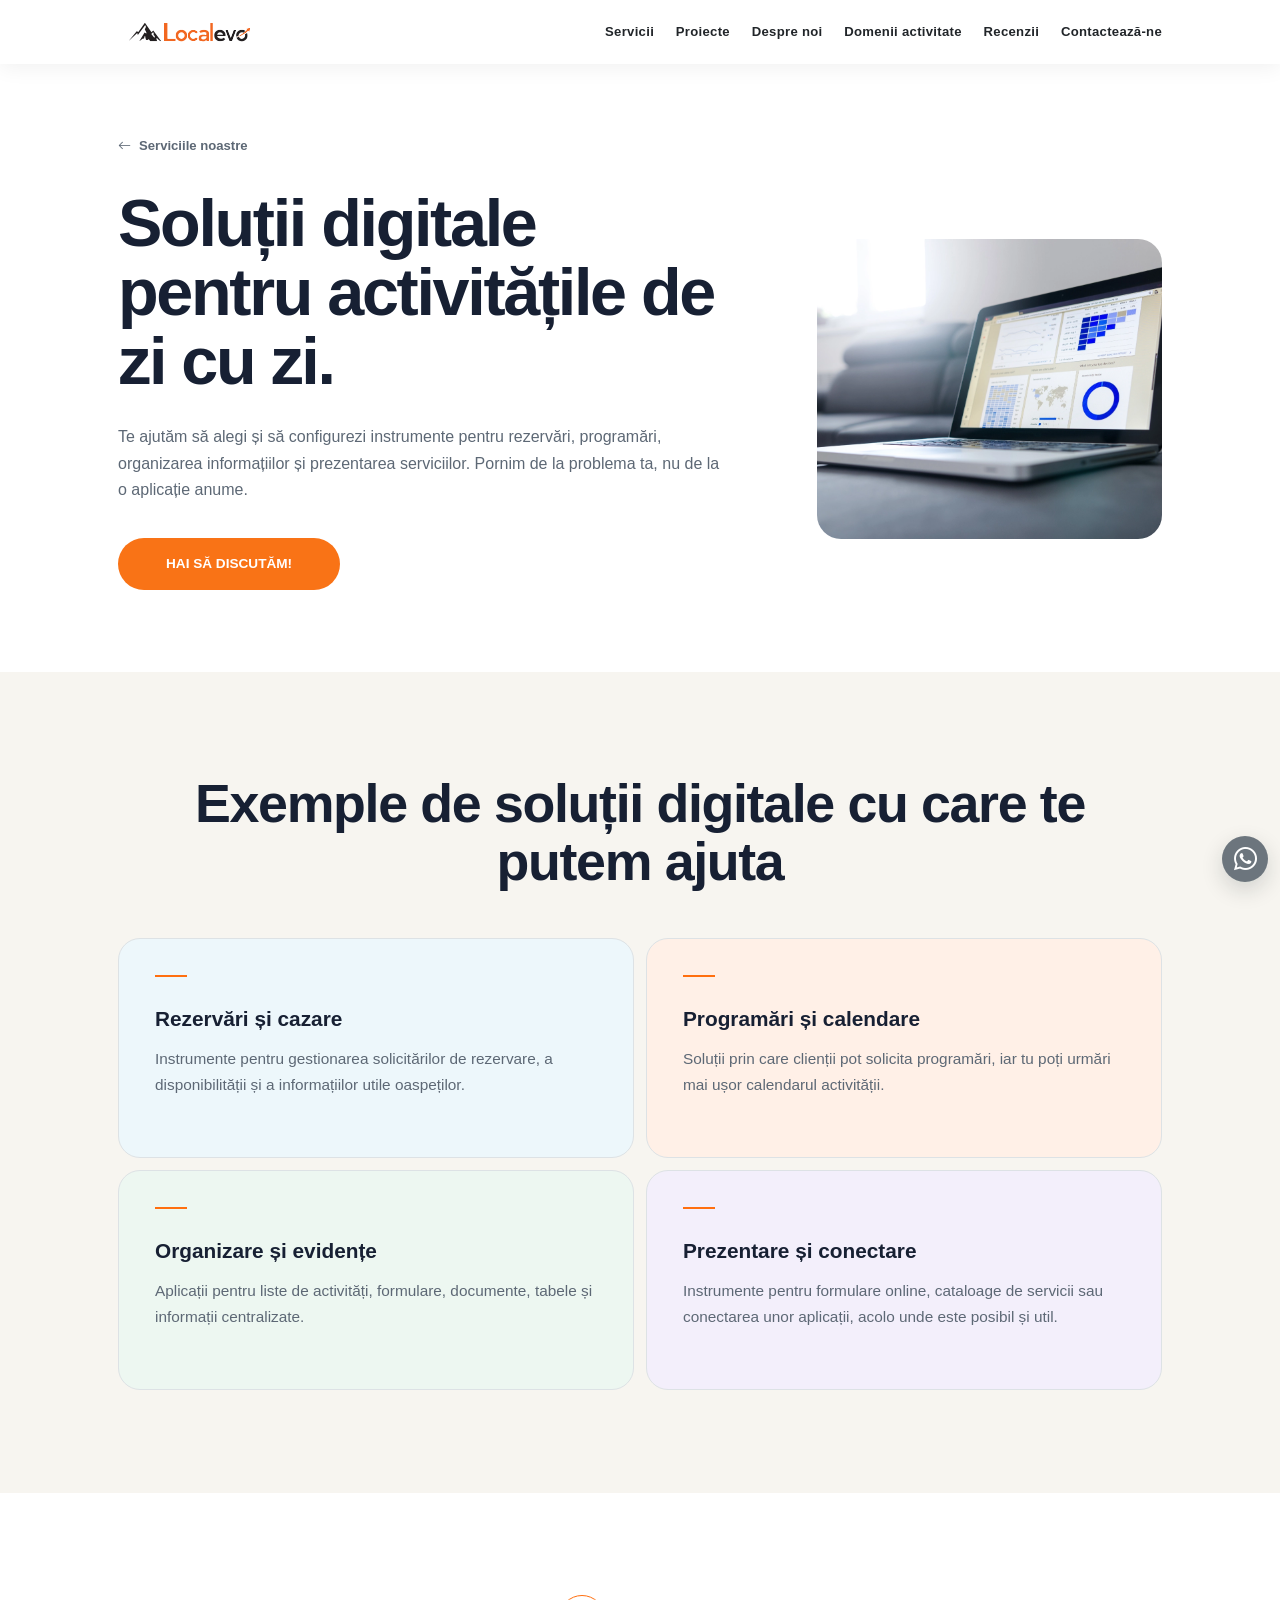
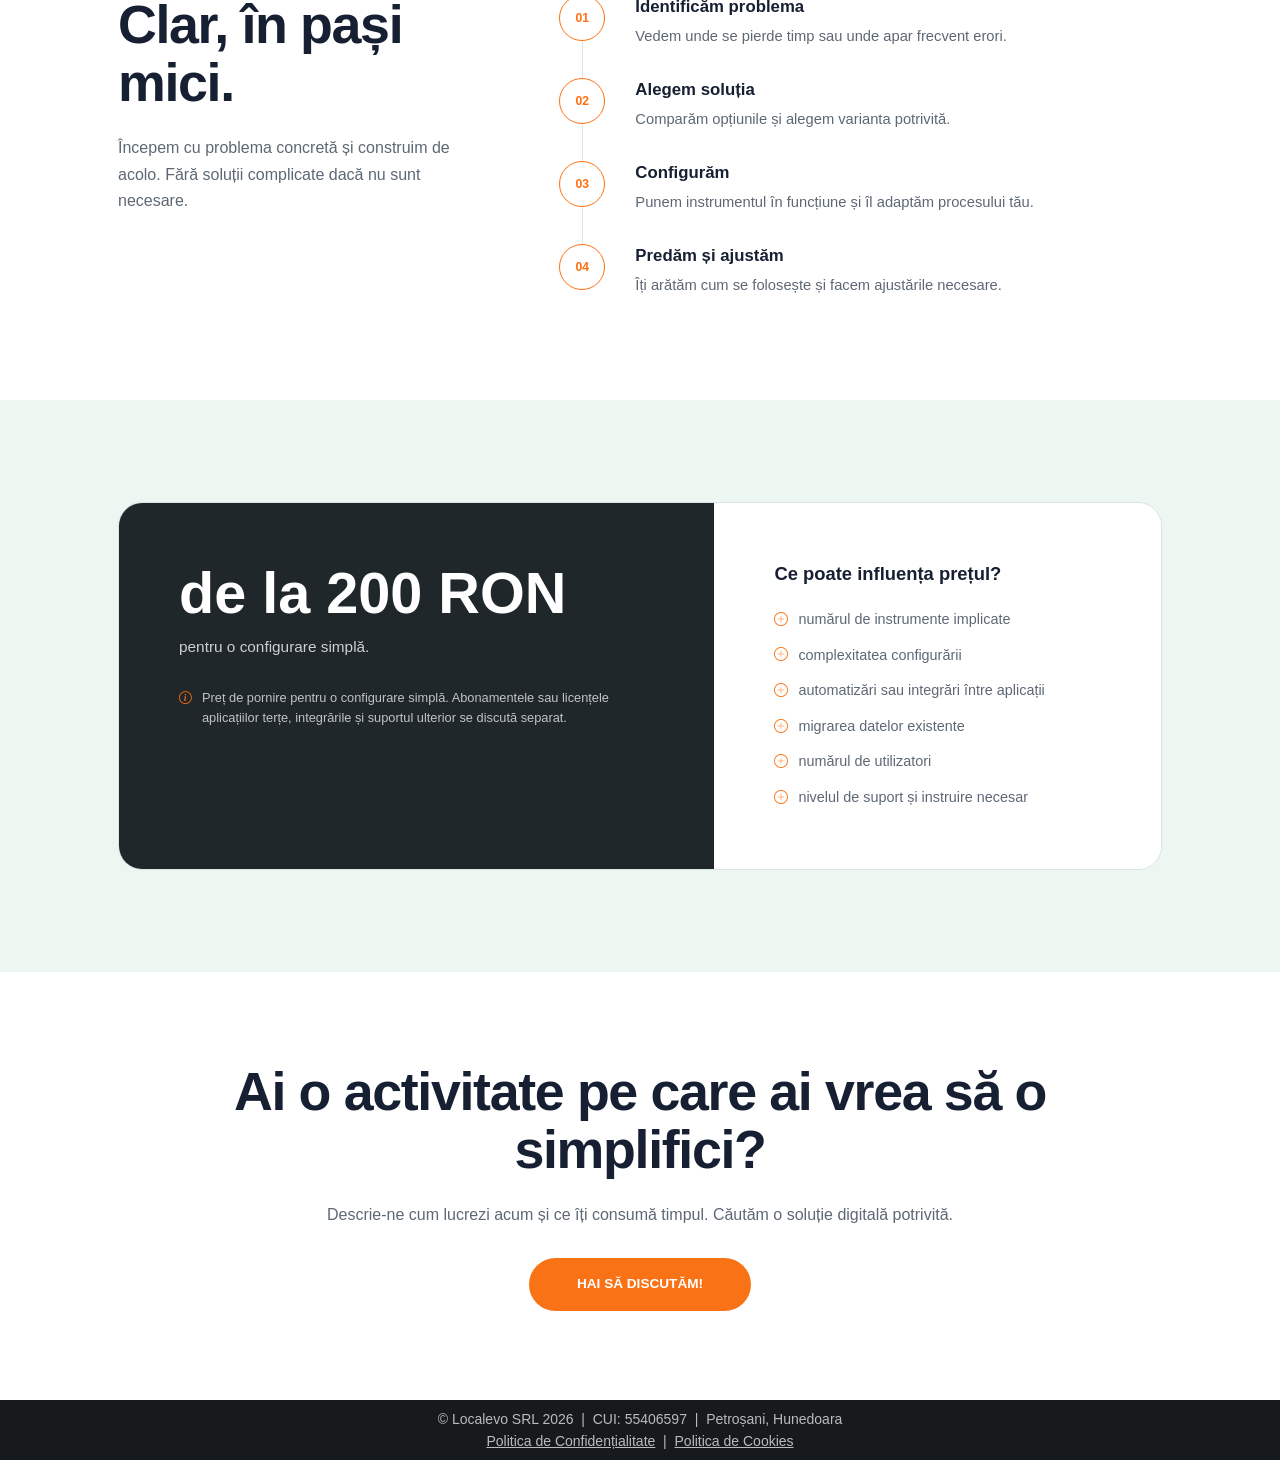
<file: instrumente-digitale.html>
<!DOCTYPE html>

<html lang="ro">
<head>
<meta charset="utf-8"/>
<meta content="width=device-width, initial-scale=1, shrink-to-fit=no" name="viewport"/>
<link href="assets/favicon.webp" rel="icon" type="image/svg+xml"/>
<link href="https://cdn.jsdelivr.net/npm/bootstrap-icons@1.5.0/font/bootstrap-icons.css" rel="stylesheet"/>
<link href="https://fonts.googleapis.com/css2?family=Merriweather:wght@400;500;600&amp;family=Merriweather+Sans:wght@500;600;700&amp;display=swap" rel="stylesheet"/>
<link href="css/styles.css?v=20260822-layout-final" rel="stylesheet"/>
<link href="css/service-pages.css?v=20261006-layout-fix" rel="stylesheet"/>
<meta content="Alegem și configurăm soluții digitale pentru rezervări, programări, organizare și prezentarea serviciilor afacerilor mici." name="description"/>
<title>Soluții Digitale pentru Rezervări și Programări | Localevo</title>
<!-- SEO LOCALEVO START -->
<link href="https://localevo.ro/instrumente-digitale.html" rel="canonical"/>
<meta content="ro_RO" property="og:locale"/>
<meta content="website" property="og:type"/>
<meta content="Localevo" property="og:site_name"/>
<meta content="Instrumente digitale simple pentru afacerea ta | Localevo" property="og:title"/>
<meta content="Te ajutăm să alegi și să configurezi instrumente pentru rezervări, programări, organizarea informațiilor și prezentarea serviciilor. Pornim de la problema ta, nu de la o aplicație anume." property="og:description"/>
<meta content="https://localevo.ro/instrumente-digitale.html" property="og:url"/>
<meta content="https://localevo.ro/assets/img/og-localevo.webp" property="og:image"/>
<meta content="summary_large_image" name="twitter:card"/>
<meta content="Instrumente digitale simple pentru afacerea ta | Localevo" name="twitter:title"/>
<meta content="Te ajutăm să alegi și să configurezi instrumente pentru rezervări, programări, organizarea informațiilor și prezentarea serviciilor. Pornim de la problema ta, nu de la o aplicație anume." name="twitter:description"/>
<meta content="https://localevo.ro/assets/img/og-localevo.webp" name="twitter:image"/>
<script type="application/ld+json">{
  "@context": "https://schema.org",
  "@type": "Service",
  "name": "Configurare soluții digitale",
  "description": "Te ajutăm să alegi și să configurezi instrumente pentru rezervări, programări, organizarea informațiilor și prezentarea serviciilor. Pornim de la problema ta, nu de la o aplicație anume.",
  "url": "https://localevo.ro/instrumente-digitale.html",
  "provider": {
    "@type": "LocalBusiness",
    "name": "Localevo",
    "url": "https://localevo.ro/",
    "address": {
      "@type": "PostalAddress",
      "addressLocality": "Petroșani",
      "addressRegion": "Hunedoara",
      "addressCountry": "RO"
    }
  },
  "areaServed": {
    "@type": "Country",
    "name": "Romania"
  }
}</script>
<!-- SEO LOCALEVO END -->
</head>
<body class="service-page" id="page-top">
<nav class="navbar navbar-expand-lg navbar-light fixed-top" id="mainNav">
<div class="container px-4 px-lg-5">
<a class="navbar-brand" href="index.html">
<img alt="Logo Localevo" class="navbar-logo" src="assets/img/logo.svg"/>
</a>
<button aria-controls="navbarResponsive" aria-expanded="false" aria-label="Toggle navigation" class="navbar-toggler navbar-toggler-right" data-bs-target="#navbarResponsive" data-bs-toggle="collapse" type="button"><span class="navbar-toggler-icon"></span></button>
<div class="collapse navbar-collapse" id="navbarResponsive">
<ul class="navbar-nav ms-auto my-2 my-lg-0">
<li class="nav-item"><a class="nav-link" href="index.html#serviciilenoastre">Servicii</a></li>
<li class="nav-item"><a class="nav-link" href="index.html#portfoliulnostru">Proiecte</a></li>
<li class="nav-item"><a class="nav-link" href="index.html#desprenoi">Despre noi</a></li>
<li class="nav-item"><a class="nav-link" href="index.html#domeniiactivitate">Domenii activitate</a></li>
<li class="nav-item"><a class="nav-link" href="index.html#recenzii">Recenzii</a></li>
<li class="nav-item"><a class="nav-link" href="index.html#contact">Contactează-ne</a></li>
</ul>
</div>
</div>
</nav>
<header class="service-hero">
<div aria-hidden="true" class="service-hero__shape service-hero__shape--one"></div>
<div aria-hidden="true" class="service-hero__shape service-hero__shape--two"></div>
<div class="container px-4 px-lg-5 service-hero__inner">
<a class="service-back-link" href="index.html#serviciilenoastre">
<i class="bi bi-arrow-left"></i> Serviciile noastre

            </a>
<div class="service-hero__grid">
<div class="service-hero__copy">
<h1>Soluții digitale pentru activitățile de zi cu zi.</h1>
<p>Te ajutăm să alegi și să configurezi instrumente pentru rezervări, programări, organizarea informațiilor și prezentarea serviciilor. Pornim de la problema ta, nu de la o aplicație anume.</p>
<a class="btn btn-primary btn-xl px-5 py-3" href="index.html#contact">Hai să discutăm!</a>
</div>
<div class="service-hero-visual service-hero-visual--digital service-hero-visual--photo">
<img alt="Imagine reprezentativă pentru serviciul instrumente digitale" class="service-hero-visual__photo" decoding="async" fetchpriority="high" height="900" src="assets/img/hero-instrumente-digitale.webp" width="1200"/>
</div>
</div>
</div>
</header>
<main aria-label="Implementare instrumente digitale">
<section aria-labelledby="ce-facem" class="service-section service-section--light">
<div class="container px-4 px-lg-5">
<div class="service-section-heading">
<h2 id="ce-facem">Exemple de soluții digitale cu care te putem ajuta</h2>
</div>
<div class="service-detail-grid">
<div class="service-detail-card">
<span aria-hidden="true" class="service-detail-card__dot"></span>
<h3>Rezervări și cazare</h3>
<p>Instrumente pentru gestionarea solicitărilor de rezervare, a disponibilității și a informațiilor utile oaspeților.</p>
</div>
<div class="service-detail-card">
<span aria-hidden="true" class="service-detail-card__dot"></span>
<h3>Programări și calendare</h3>
<p>Soluții prin care clienții pot solicita programări, iar tu poți urmări mai ușor calendarul activității.</p>
</div>
<div class="service-detail-card">
<span aria-hidden="true" class="service-detail-card__dot"></span>
<h3>Organizare și evidențe</h3>
<p>Aplicații pentru liste de activități, formulare, documente, tabele și informații centralizate.</p>
</div>
<div class="service-detail-card">
<span aria-hidden="true" class="service-detail-card__dot"></span>
<h3>Prezentare și conectare</h3>
<p>Instrumente pentru formulare online, cataloage de servicii sau conectarea unor aplicații, acolo unde este posibil și util.</p>
</div>
</div>
</div>
</section>
<section aria-labelledby="cum-lucram" class="service-section service-section--white">
<div class="container px-4 px-lg-5">
<div class="service-split">
<div class="service-section-heading service-section-heading--left">
<h2 id="cum-lucram">Clar, în pași mici.</h2>
<p>Începem cu problema concretă și construim de acolo. Fără soluții complicate dacă nu sunt

                            necesare.</p>
</div>
<div class="service-process-list">
<div class="service-process-step">
<span class="service-process-step__number">01</span>
<div>
<h3>Identificăm problema</h3>
<p>Vedem unde se pierde timp sau unde apar frecvent erori.</p>
</div>
</div>
<div class="service-process-step">
<span class="service-process-step__number">02</span>
<div>
<h3>Alegem soluția</h3>
<p>Comparăm opțiunile și alegem varianta potrivită.</p>
</div>
</div>
<div class="service-process-step">
<span class="service-process-step__number">03</span>
<div>
<h3>Configurăm</h3>
<p>Punem instrumentul în funcțiune și îl adaptăm procesului tău.</p>
</div>
</div>
<div class="service-process-step">
<span class="service-process-step__number">04</span>
<div>
<h3>Predăm și ajustăm</h3>
<p>Îți arătăm cum se folosește și facem ajustările necesare.</p>
</div>
</div>
</div>
</div>
</div>
</section>
<section aria-labelledby="pret-serviciu" class="service-section service-section--price">
<div class="container px-4 px-lg-5">
<div class="service-price-card">
<div class="service-price-card__main">
<h2 id="pret-serviciu">de la 200 RON</h2>
<p>pentru o configurare simplă.</p>
<div class="service-price-note">
<i class="bi bi-info-circle"></i>
<span>Preț de pornire pentru o configurare simplă. Abonamentele sau licențele aplicațiilor terțe, integrările și suportul ulterior se discută separat.</span>
</div>
</div>
<div class="service-price-card__factors">
<h3>Ce poate influența prețul?</h3>
<ul>
<li><i class="bi bi-plus-circle"></i><span>numărul de instrumente implicate</span></li>
<li><i class="bi bi-plus-circle"></i><span>complexitatea configurării</span></li>
<li><i class="bi bi-plus-circle"></i><span>automatizări sau integrări între aplicații</span>
</li>
<li><i class="bi bi-plus-circle"></i><span>migrarea datelor existente</span></li>
<li><i class="bi bi-plus-circle"></i><span>numărul de utilizatori</span></li>
<li><i class="bi bi-plus-circle"></i><span>nivelul de suport și instruire necesar</span>
</li>
</ul>
</div>
</div>
</div>
</section>
<section aria-labelledby="cta-serviciu" class="service-section service-final-cta">
<div class="container px-4 px-lg-5 text-center">
<h2 id="cta-serviciu">Ai o activitate pe care ai vrea să o simplifici?</h2>
<p>Descrie-ne cum lucrezi acum și ce îți consumă timpul. Căutăm o soluție digitală potrivită.</p>
<a class="btn btn-primary btn-xl px-5 py-3" href="index.html#contact">Hai să discutăm!</a>
</div>
</section>
</main>
<footer class="bg-light py-2">
<div class="container px-4 px-lg-5">
<div class="small text-center text-muted">
<div>© Localevo SRL 2026  |  CUI: 55406597  |  Petroșani, Hunedoara</div>
<div>
<a href="politica-confidentialitate.html">Politica de Confidențialitate</a>

                     | 

                    <a href="politica-cookies.html">Politica de Cookies</a>
</div>
</div>
</div>
</footer>
<a aria-label="WhatsApp" class="whatsapp-float" href="https://wa.me/40764804090" rel="noopener noreferrer" target="_blank">
<i class="bi bi-whatsapp"></i><span>Scrie-ne</span>
</a>
<script src="https://cdn.jsdelivr.net/npm/bootstrap@5.2.3/dist/js/bootstrap.bundle.min.js"></script>
<script src="js/scripts.js"></script>
<script src="js/service-animations.js"></script>
</body>
</html>
</file>
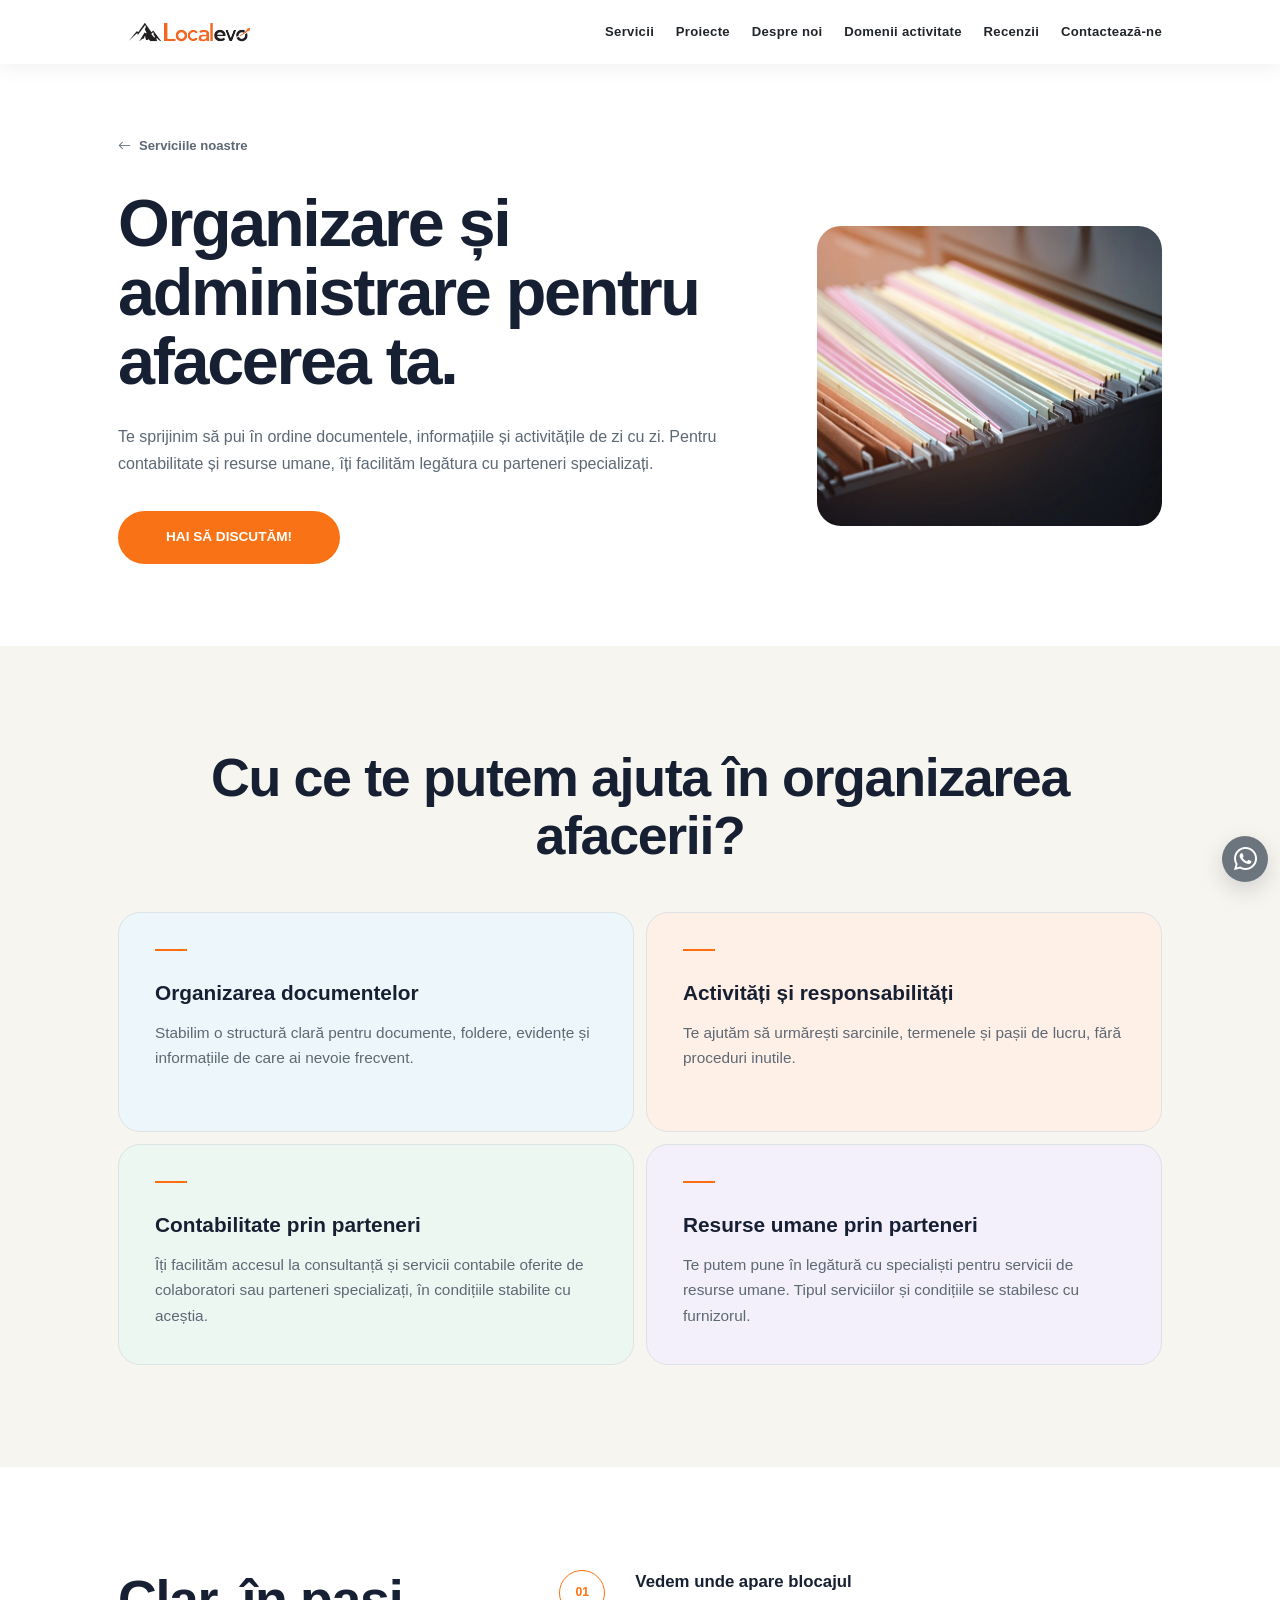
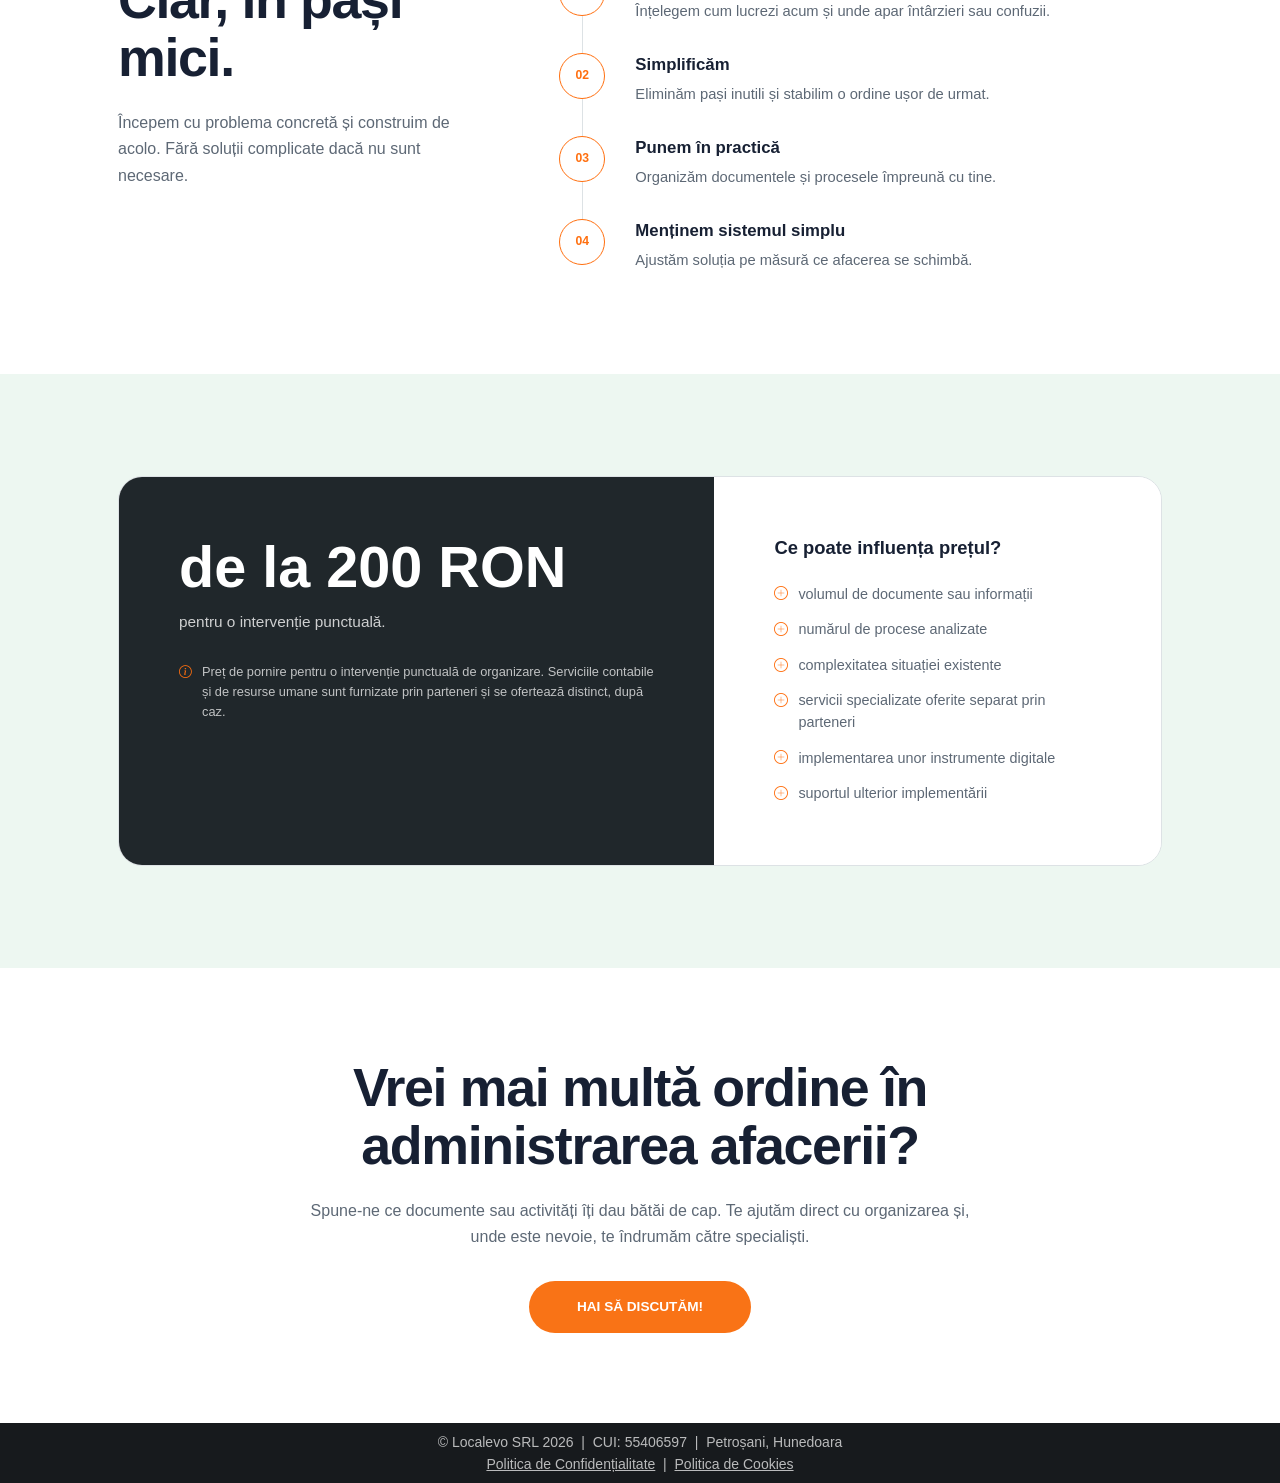
<file: organizare.html>
<!DOCTYPE html>

<html lang="ro">
<head>
<meta charset="utf-8"/>
<meta content="width=device-width, initial-scale=1, shrink-to-fit=no" name="viewport"/>
<link href="assets/favicon.webp" rel="icon" type="image/svg+xml"/>
<link href="https://cdn.jsdelivr.net/npm/bootstrap-icons@1.5.0/font/bootstrap-icons.css" rel="stylesheet"/>
<link href="https://fonts.googleapis.com/css2?family=Merriweather:wght@400;500;600&amp;family=Merriweather+Sans:wght@500;600;700&amp;display=swap" rel="stylesheet"/>
<link href="css/styles.css?v=20260822-layout-final" rel="stylesheet"/>
<link href="css/service-pages.css?v=20261006-layout-fix" rel="stylesheet"/>
<meta content="Organizăm documente și activități pentru afaceri mici și facilităm accesul la servicii contabile și de resurse umane prin parteneri specializați." name="description"/>
<title>Organizare, Contabilitate și Resurse Umane prin Parteneri | Localevo</title>
<!-- SEO LOCALEVO START -->
<link href="https://localevo.ro/organizare.html" rel="canonical"/>
<meta content="ro_RO" property="og:locale"/>
<meta content="website" property="og:type"/>
<meta content="Localevo" property="og:site_name"/>
<meta content="Organizare simplificată pentru afacerea ta | Localevo" property="og:title"/>
<meta content="Te sprijinim să pui în ordine documentele, informațiile și activitățile de zi cu zi. Pentru contabilitate și resurse umane, îți facilităm legătura cu parteneri specializați." property="og:description"/>
<meta content="https://localevo.ro/organizare.html" property="og:url"/>
<meta content="https://localevo.ro/assets/img/og-localevo.webp" property="og:image"/>
<meta content="summary_large_image" name="twitter:card"/>
<meta content="Organizare simplificată pentru afacerea ta | Localevo" name="twitter:title"/>
<meta content="Te sprijinim să pui în ordine documentele, informațiile și activitățile de zi cu zi. Pentru contabilitate și resurse umane, îți facilităm legătura cu parteneri specializați." name="twitter:description"/>
<meta content="https://localevo.ro/assets/img/og-localevo.webp" name="twitter:image"/>
<script type="application/ld+json">{
  "@context": "https://schema.org",
  "@type": "Service",
  "name": "Organizare administrativă și facilitarea accesului la servicii specializate",
  "description": "Te sprijinim să pui în ordine documentele, informațiile și activitățile de zi cu zi. Pentru contabilitate și resurse umane, îți facilităm legătura cu parteneri specializați.",
  "url": "https://localevo.ro/organizare.html",
  "provider": {
    "@type": "LocalBusiness",
    "name": "Localevo",
    "url": "https://localevo.ro/",
    "address": {
      "@type": "PostalAddress",
      "addressLocality": "Petroșani",
      "addressRegion": "Hunedoara",
      "addressCountry": "RO"
    }
  },
  "areaServed": {
    "@type": "Country",
    "name": "Romania"
  }
}</script>
<!-- SEO LOCALEVO END -->
</head>
<body class="service-page" id="page-top">
<nav class="navbar navbar-expand-lg navbar-light fixed-top" id="mainNav">
<div class="container px-4 px-lg-5">
<a class="navbar-brand" href="index.html">
<img alt="Logo Localevo" class="navbar-logo" src="assets/img/logo.svg"/>
</a>
<button aria-controls="navbarResponsive" aria-expanded="false" aria-label="Toggle navigation" class="navbar-toggler navbar-toggler-right" data-bs-target="#navbarResponsive" data-bs-toggle="collapse" type="button"><span class="navbar-toggler-icon"></span></button>
<div class="collapse navbar-collapse" id="navbarResponsive">
<ul class="navbar-nav ms-auto my-2 my-lg-0">
<li class="nav-item"><a class="nav-link" href="index.html#serviciilenoastre">Servicii</a></li>
<li class="nav-item"><a class="nav-link" href="index.html#portfoliulnostru">Proiecte</a></li>
<li class="nav-item"><a class="nav-link" href="index.html#desprenoi">Despre noi</a></li>
<li class="nav-item"><a class="nav-link" href="index.html#domeniiactivitate">Domenii activitate</a></li>
<li class="nav-item"><a class="nav-link" href="index.html#recenzii">Recenzii</a></li>
<li class="nav-item"><a class="nav-link" href="index.html#contact">Contactează-ne</a></li>
</ul>
</div>
</div>
</nav>
<header class="service-hero">
<div aria-hidden="true" class="service-hero__shape service-hero__shape--one"></div>
<div aria-hidden="true" class="service-hero__shape service-hero__shape--two"></div>
<div class="container px-4 px-lg-5 service-hero__inner">
<a class="service-back-link" href="index.html#serviciilenoastre">
<i class="bi bi-arrow-left"></i> Serviciile noastre

            </a>
<div class="service-hero__grid">
<div class="service-hero__copy">
<h1>Organizare și administrare pentru afacerea ta.</h1>
<p>Te sprijinim să pui în ordine documentele, informațiile și activitățile de zi cu zi. Pentru contabilitate și resurse umane, îți facilităm legătura cu parteneri specializați.</p>
<a class="btn btn-primary btn-xl px-5 py-3" href="index.html#contact">Hai să discutăm!</a>
</div>
<div class="service-hero-visual service-hero-visual--organizare service-hero-visual--photo">
<img alt="Imagine reprezentativă pentru serviciul organizare" class="service-hero-visual__photo" decoding="async" fetchpriority="high" height="900" src="assets/img/hero-organizare.webp" width="1200"/>
</div>
</div>
</div>
</header>
<main aria-label="Organizare și simplificare procese">
<section aria-labelledby="ce-facem" class="service-section service-section--light">
<div class="container px-4 px-lg-5">
<div class="service-section-heading">
<h2 id="ce-facem">Cu ce te putem ajuta în organizarea afacerii?</h2>
</div>
<div class="service-detail-grid">
<div class="service-detail-card">
<span aria-hidden="true" class="service-detail-card__dot"></span>
<h3>Organizarea documentelor</h3>
<p>Stabilim o structură clară pentru documente, foldere, evidențe și informațiile de care ai nevoie frecvent.</p>
</div>
<div class="service-detail-card">
<span aria-hidden="true" class="service-detail-card__dot"></span>
<h3>Activități și responsabilități</h3>
<p>Te ajutăm să urmărești sarcinile, termenele și pașii de lucru, fără proceduri inutile.</p>
</div>
<div class="service-detail-card">
<span aria-hidden="true" class="service-detail-card__dot"></span>
<h3>Contabilitate prin parteneri</h3>
<p>Îți facilităm accesul la consultanță și servicii contabile oferite de colaboratori sau parteneri specializați, în condițiile stabilite cu aceștia.</p>
</div>
<div class="service-detail-card">
<span aria-hidden="true" class="service-detail-card__dot"></span>
<h3>Resurse umane prin parteneri</h3>
<p>Te putem pune în legătură cu specialiști pentru servicii de resurse umane. Tipul serviciilor și condițiile se stabilesc cu furnizorul.</p>
</div>
</div>
</div>
</section>
<section aria-labelledby="cum-lucram" class="service-section service-section--white">
<div class="container px-4 px-lg-5">
<div class="service-split">
<div class="service-section-heading service-section-heading--left">
<h2 id="cum-lucram">Clar, în pași mici.</h2>
<p>Începem cu problema concretă și construim de acolo. Fără soluții complicate dacă nu sunt

                            necesare.</p>
</div>
<div class="service-process-list">
<div class="service-process-step">
<span class="service-process-step__number">01</span>
<div>
<h3>Vedem unde apare blocajul</h3>
<p>Înțelegem cum lucrezi acum și unde apar întârzieri sau confuzii.</p>
</div>
</div>
<div class="service-process-step">
<span class="service-process-step__number">02</span>
<div>
<h3>Simplificăm</h3>
<p>Eliminăm pași inutili și stabilim o ordine ușor de urmat.</p>
</div>
</div>
<div class="service-process-step">
<span class="service-process-step__number">03</span>
<div>
<h3>Punem în practică</h3>
<p>Organizăm documentele și procesele împreună cu tine.</p>
</div>
</div>
<div class="service-process-step">
<span class="service-process-step__number">04</span>
<div>
<h3>Menținem sistemul simplu</h3>
<p>Ajustăm soluția pe măsură ce afacerea se schimbă.</p>
</div>
</div>
</div>
</div>
</div>
</section>
<section aria-labelledby="pret-serviciu" class="service-section service-section--price">
<div class="container px-4 px-lg-5">
<div class="service-price-card">
<div class="service-price-card__main">
<h2 id="pret-serviciu">de la 200 RON</h2>
<p>pentru o intervenție punctuală.</p>
<div class="service-price-note">
<i class="bi bi-info-circle"></i>
<span>Preț de pornire pentru o intervenție punctuală de organizare. Serviciile contabile și de resurse umane sunt furnizate prin parteneri și se ofertează distinct, după caz.</span>
</div>
</div>
<div class="service-price-card__factors">
<h3>Ce poate influența prețul?</h3>
<ul>
<li><i class="bi bi-plus-circle"></i><span>volumul de documente sau informații</span></li>
<li><i class="bi bi-plus-circle"></i><span>numărul de procese analizate</span></li>
<li><i class="bi bi-plus-circle"></i><span>complexitatea situației existente</span></li>
<li><i class="bi bi-plus-circle"></i><span>servicii specializate oferite separat prin parteneri</span>
</li>
<li><i class="bi bi-plus-circle"></i><span>implementarea unor instrumente digitale</span>
</li>
<li><i class="bi bi-plus-circle"></i><span>suportul ulterior implementării</span></li>
</ul>
</div>
</div>
</div>
</section>
<section aria-labelledby="cta-serviciu" class="service-section service-final-cta">
<div class="container px-4 px-lg-5 text-center">
<h2 id="cta-serviciu">Vrei mai multă ordine în administrarea afacerii?</h2>
<p>Spune-ne ce documente sau activități îți dau bătăi de cap. Te ajutăm direct cu organizarea și, unde este nevoie, te îndrumăm către specialiști.</p>
<a class="btn btn-primary btn-xl px-5 py-3" href="index.html#contact">Hai să discutăm!</a>
</div>
</section>
</main>
<footer class="bg-light py-2">
<div class="container px-4 px-lg-5">
<div class="small text-center text-muted">
<div>© Localevo SRL 2026  |  CUI: 55406597  |  Petroșani, Hunedoara</div>
<div>
<a href="politica-confidentialitate.html">Politica de Confidențialitate</a>

                     | 

                    <a href="politica-cookies.html">Politica de Cookies</a>
</div>
</div>
</div>
</footer>
<a aria-label="WhatsApp" class="whatsapp-float" href="https://wa.me/40764804090" rel="noopener noreferrer" target="_blank">
<i class="bi bi-whatsapp"></i><span>Scrie-ne</span>
</a>
<script src="https://cdn.jsdelivr.net/npm/bootstrap@5.2.3/dist/js/bootstrap.bundle.min.js"></script>
<script src="js/scripts.js"></script>
<script src="js/service-animations.js"></script>
</body>
</html>
</file>
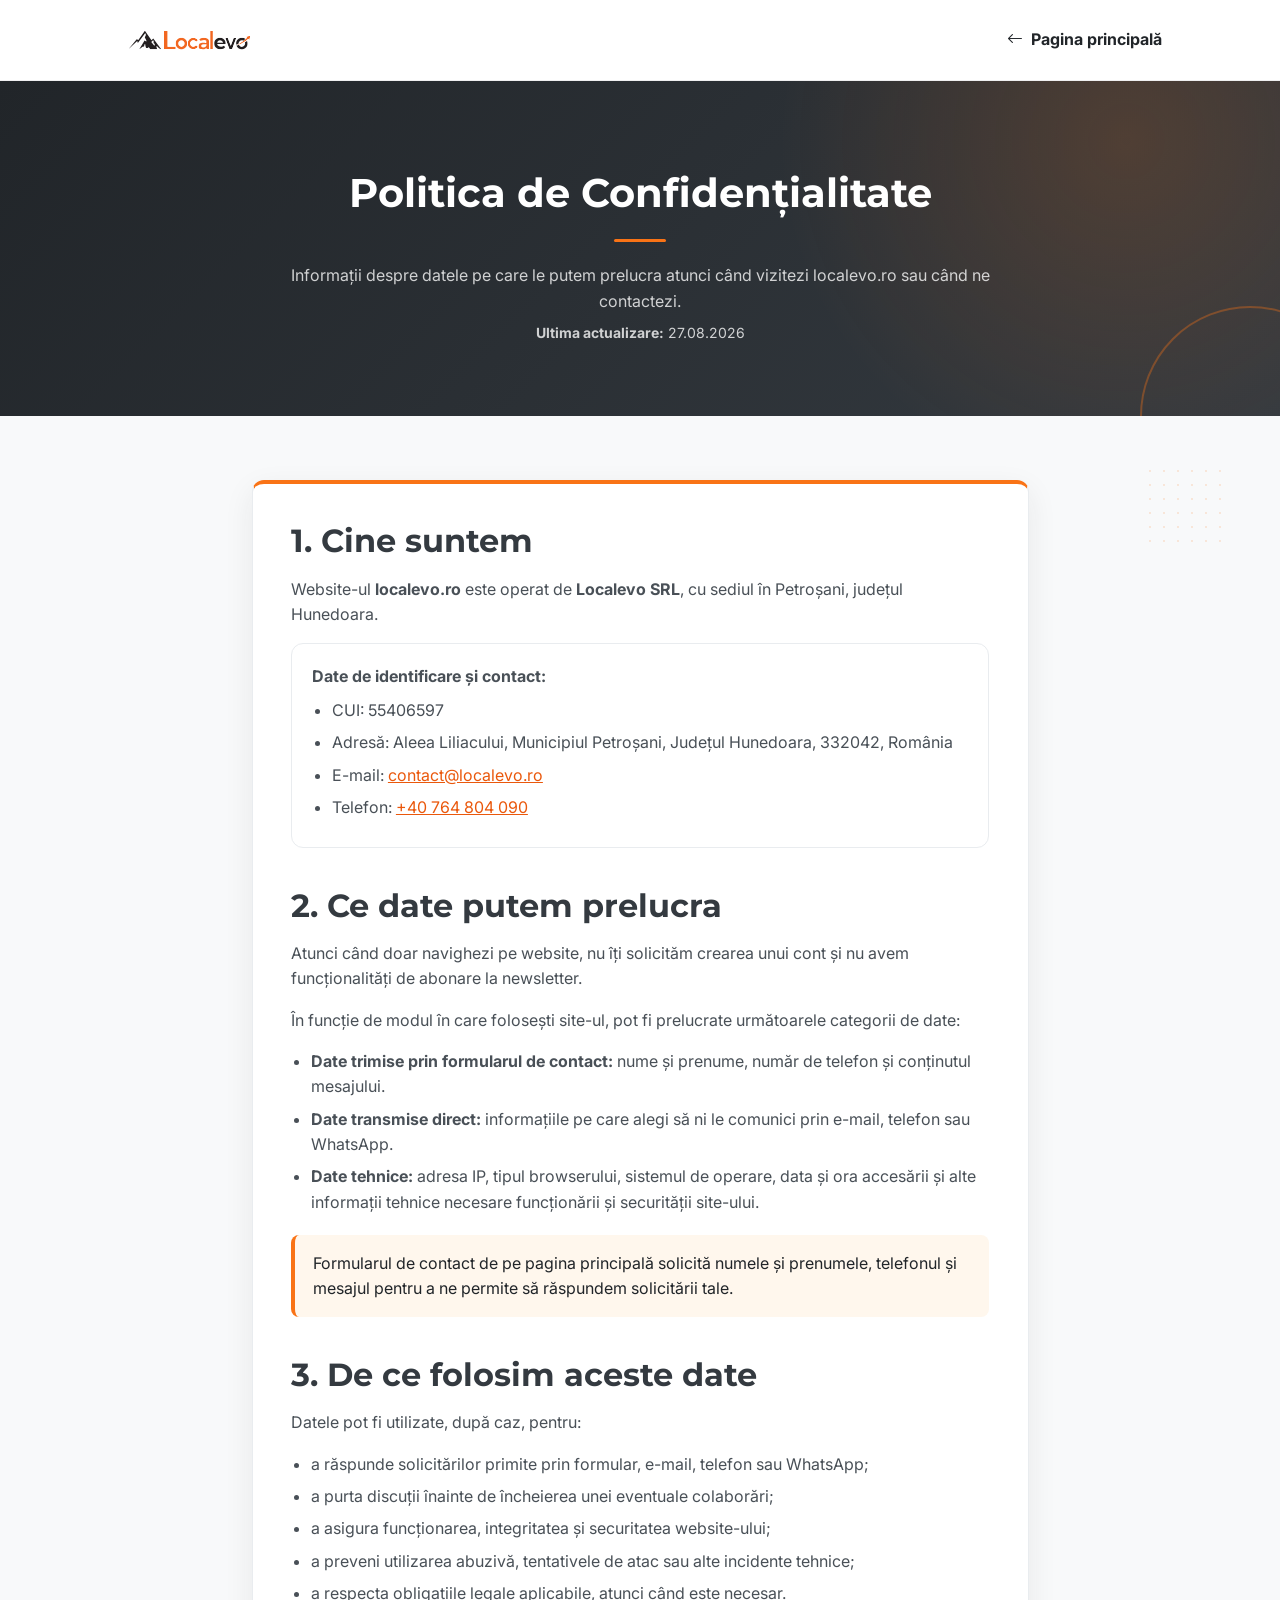
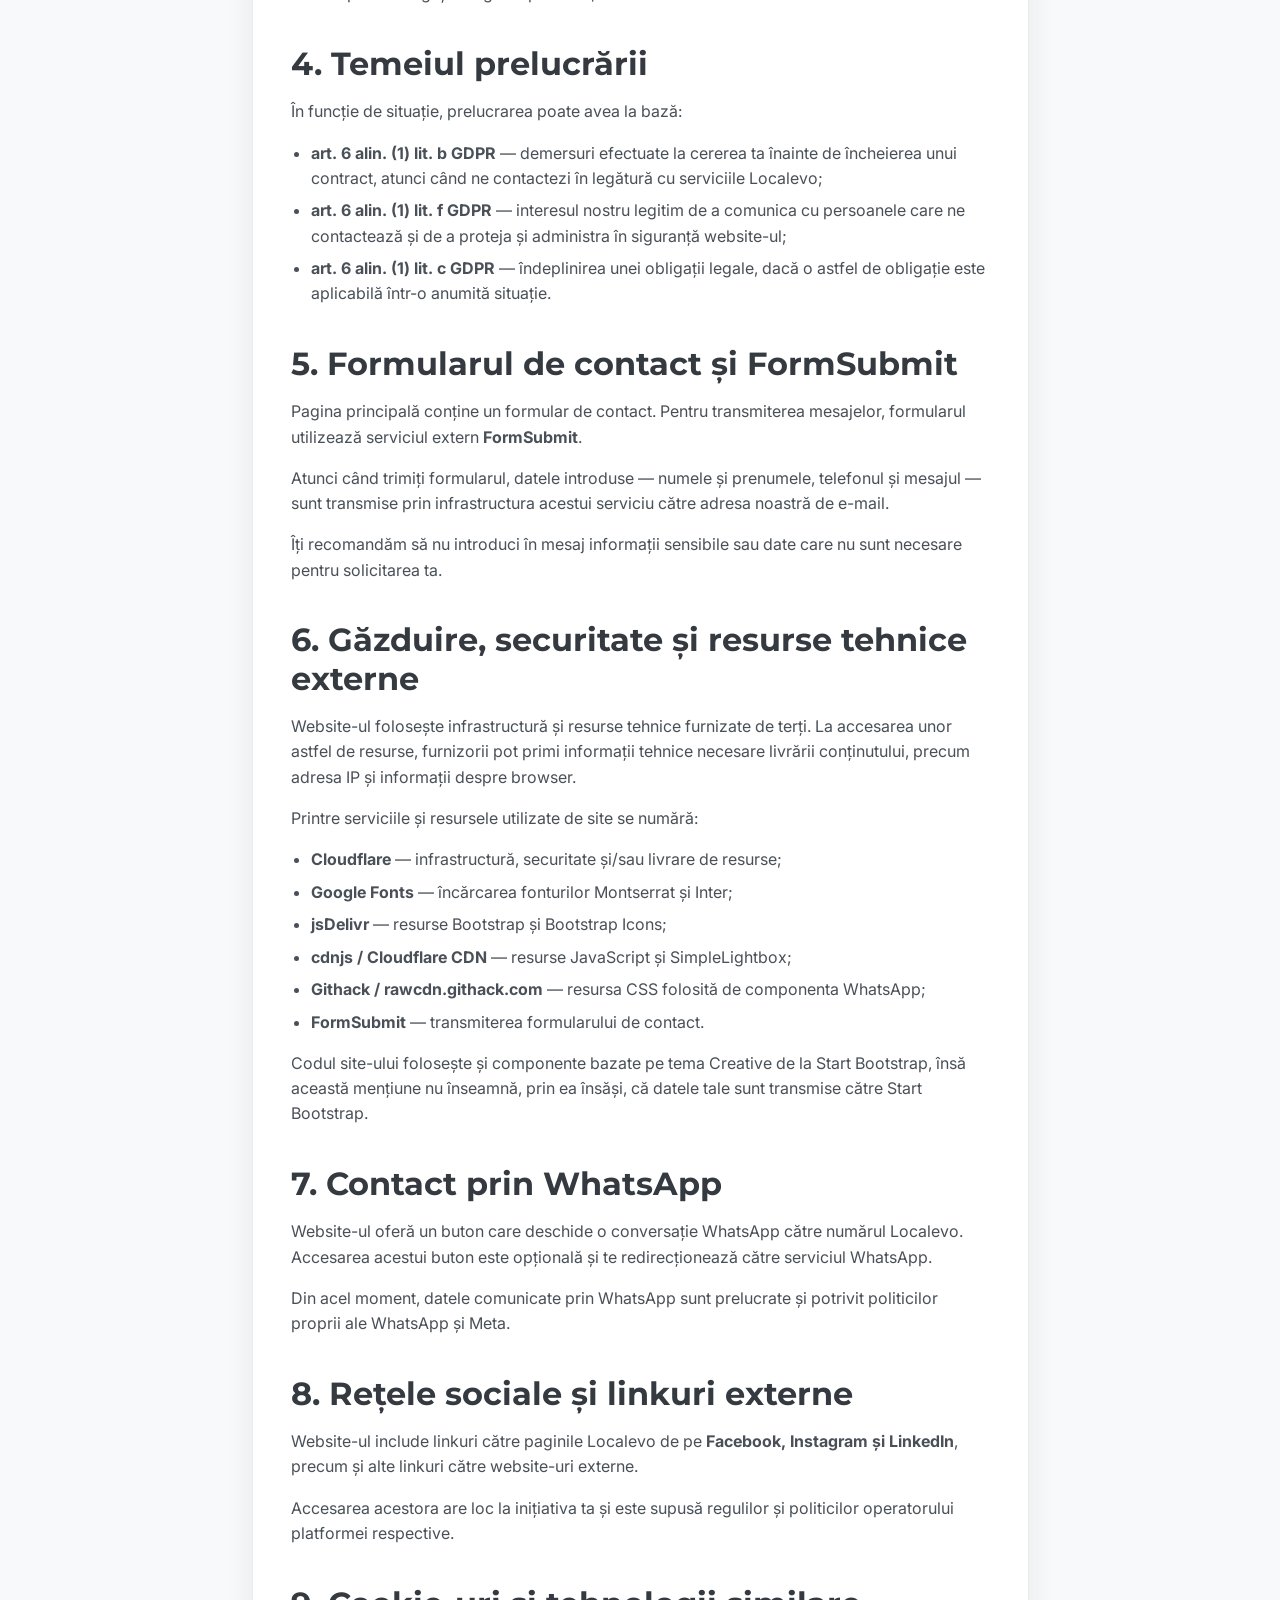
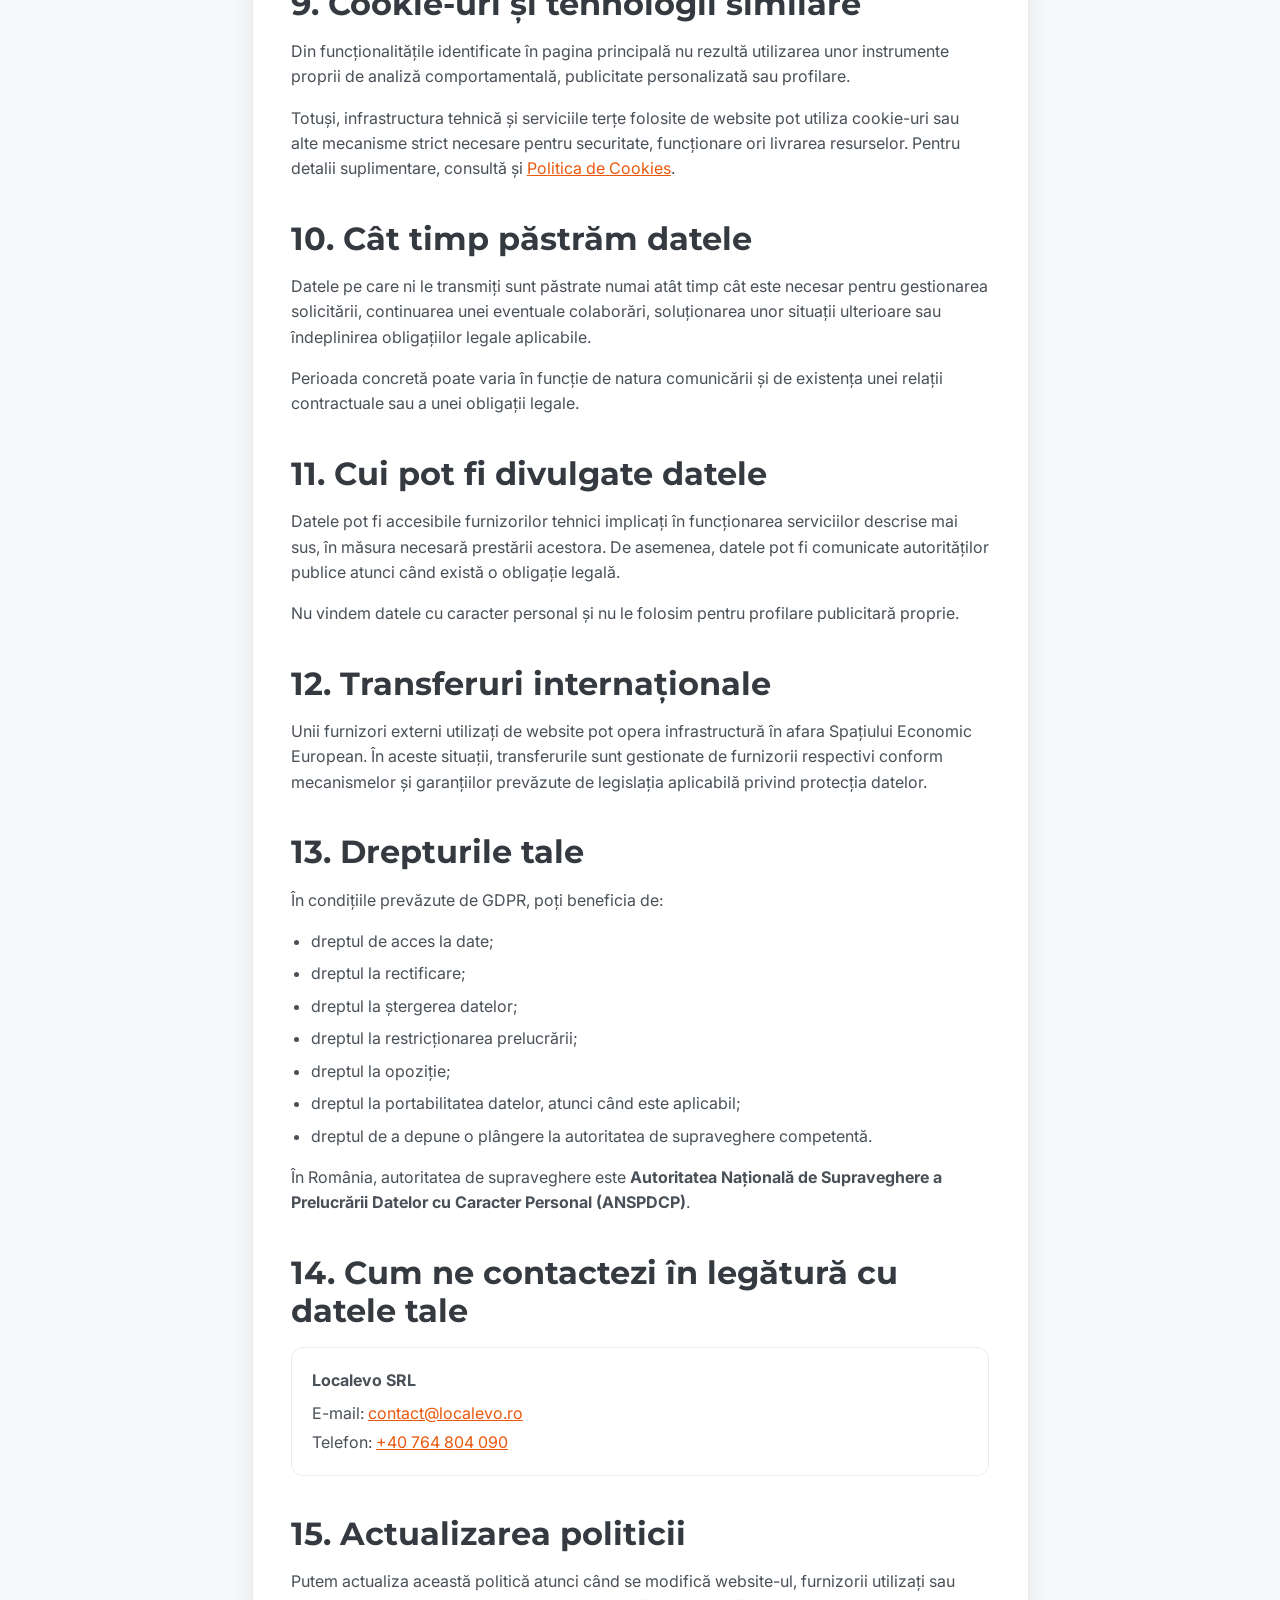
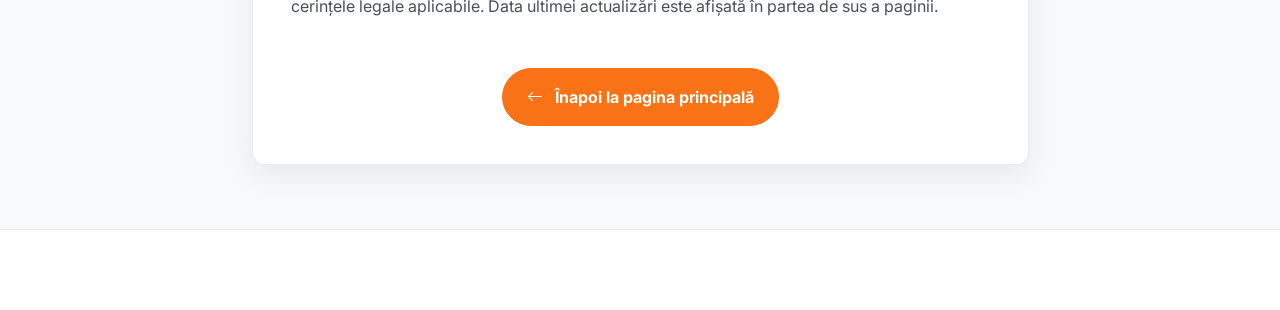
<file: politica-confidentialitate.html>
<!DOCTYPE html>
<html lang="ro">

<head>
    <meta charset="UTF-8">
    <meta name="viewport" content="width=device-width, initial-scale=1">
    <meta name="robots" content="noindex, follow">
    <meta name="description" content="Politica de confidențialitate Localevo SRL.">
    <title>Politica de Confidențialitate - Localevo</title>

    <!-- Bootstrap -->
    <link href="https://cdn.jsdelivr.net/npm/bootstrap@5.2.3/dist/css/bootstrap.min.css" rel="stylesheet">

    <!-- Bootstrap Icons -->
    <link href="https://cdn.jsdelivr.net/npm/bootstrap-icons@1.5.0/font/bootstrap-icons.css" rel="stylesheet">

    <!-- Google Fonts: singurele fonturi textuale folosite -->
    <link rel="preconnect" href="https://fonts.googleapis.com">
    <link rel="preconnect" href="https://fonts.gstatic.com" crossorigin>
    <link href="https://fonts.googleapis.com/css2?family=Inter:wght@400&family=Montserrat:wght@700&display=swap" rel="stylesheet">

    <!-- Stilurile principale ale site-ului -->
    <link href="css/styles.css" rel="stylesheet">

    <style>
        :root {
            --localevo-primary: #F97316;
            --localevo-primary-dark: #EA580C;
            --localevo-primary-light: #FFF7ED;
            --localevo-dark: #212529;
            --localevo-gray: #6C757D;
            --localevo-light: #F8F9FA;
            --localevo-card: #FFFFFF;
        }

        body,
        p,
        li,
        a,
        span,
        small,
        button {
            font-family: "Inter", sans-serif;
            font-weight: 400;
        }

        h1,
        h2,
        h3,
        h4,
        h5,
        h6,
        .navbar,
        .btn,
        strong {
            font-family: "Montserrat", sans-serif;
        }

        h1,
        h2,
        h3,
        h4,
        h5,
        h6,
        .btn,
        strong {
            font-weight: 700;
        }

        body {
            background: var(--localevo-light);
            color: var(--localevo-dark);
        }

        .privacy-nav {
            background: rgba(255, 255, 255, 0.96);
            border-bottom: 1px solid rgba(33, 37, 41, 0.07);
            box-shadow: 0 6px 20px rgba(33, 37, 41, 0.05);
        }

        .privacy-nav .navbar-brand {
            display: flex;
            align-items: center;
            height: 64px;
            padding: 0;
        }

        .privacy-nav .navbar-brand img {
            height: 58px;
            width: auto;
            max-height: 58px;
        }

        .privacy-nav .nav-link {
            color: var(--localevo-dark);
            font-family: "Montserrat", sans-serif;
            font-weight: 700;
        }

        .privacy-hero {
            position: relative;
            overflow: hidden;
            background:
                radial-gradient(circle at 88% 18%, rgba(249, 115, 22, 0.16), transparent 30%),
                linear-gradient(135deg, #212529 0%, #343a40 100%);
            color: #fff;
            padding: 5.5rem 0 4.5rem;
        }

        .privacy-hero::after {
            content: "";
            position: absolute;
            width: 220px;
            height: 220px;
            right: -80px;
            bottom: -110px;
            border: 2px solid rgba(249, 115, 22, 0.35);
            border-radius: 50%;
        }

        .privacy-hero .container {
            position: relative;
            z-index: 1;
        }

        .privacy-hero h1 {
            max-width: 800px;
            margin-inline: auto;
        }

        .privacy-hero p {
            color: rgba(255, 255, 255, 0.78);
            max-width: 700px;
            margin-inline: auto;
        }

        .privacy-divider {
            width: 3.25rem;
            height: 0.2rem;
            margin: 1.35rem auto;
            border: 0;
            border-radius: 999px;
            opacity: 1;
            background: var(--localevo-primary);
        }

        .privacy-section {
            position: relative;
            padding: 4rem 0;
            overflow: hidden;
        }

        .privacy-section::before {
            content: "";
            position: absolute;
            width: 86px;
            height: 86px;
            top: 3rem;
            right: 4%;
            opacity: 0.32;
            background-image: radial-gradient(rgba(249, 115, 22, 0.45) 1.4px, transparent 1.4px);
            background-size: 14px 14px;
            pointer-events: none;
        }

        .privacy-card {
            position: relative;
            z-index: 1;
            background: var(--localevo-card);
            border: 1px solid #E9ECEF;
            border-top: 4px solid var(--localevo-primary);
            border-radius: 0.75rem;
            box-shadow: 0 10px 30px rgba(33, 37, 41, 0.08);
            padding: clamp(1.4rem, 3vw, 2.5rem);
        }

        .privacy-card h2 {
            color: #343A40;
            margin-top: 2.4rem;
            margin-bottom: 1rem;
        }

        .privacy-card h2:first-of-type {
            margin-top: 0;
        }

        .privacy-card p,
        .privacy-card li {
            color: #495057;
        }

        .privacy-card ul {
            padding-left: 1.25rem;
        }

        .privacy-card li {
            margin-bottom: 0.45rem;
        }

        .privacy-card a:not(.btn) {
            color: var(--localevo-primary-dark);
        }

        .privacy-note {
            background: var(--localevo-primary-light);
            border-left: 4px solid var(--localevo-primary);
            border-radius: 0.5rem;
            padding: 1rem 1.15rem;
            margin: 1.25rem 0;
        }

        .privacy-contact {
            background: #fff;
            border: 1px solid #E9ECEF;
            border-radius: 0.75rem;
            padding: 1.25rem;
        }

        .btn-primary {
            background-color: var(--localevo-primary);
            border-color: var(--localevo-primary);
            border-radius: 50rem;
        }

        .btn-primary:hover,
        .btn-primary:focus {
            background-color: var(--localevo-primary-dark);
            border-color: var(--localevo-primary-dark);
        }

        .privacy-footer {
            background: #fff;
            border-top: 1px solid rgba(33, 37, 41, 0.07);
        }

        .privacy-footer a {
            color: var(--localevo-gray);
        }

        @media (max-width: 991px) {
            .privacy-nav .navbar-brand {
                height: 60px;
            }

            .privacy-nav .navbar-brand img {
                height: 54px;
                max-height: 54px;
            }
        }

        @media (max-width: 575.98px) {
            .privacy-hero {
                padding: 4rem 0 3.25rem;
            }

            .privacy-section {
                padding: 2.75rem 0;
            }

            .privacy-section::before {
                width: 62px;
                height: 62px;
                right: 2%;
                top: 2rem;
                background-size: 12px 12px;
            }
        }
    </style>
</head>

<body>

    <nav class="navbar navbar-expand-lg navbar-light privacy-nav">
        <div class="container px-4 px-lg-5">
            <a class="navbar-brand" href="index.html" aria-label="Localevo - pagina principală">
                <img src="assets/img/logo.svg" alt="Logo Localevo">
            </a>

            <a class="nav-link ms-auto" href="index.html">
                <i class="bi bi-arrow-left me-1" aria-hidden="true"></i>
                Pagina principală
            </a>
        </div>
    </nav>

    <header class="privacy-hero text-center">
        <div class="container px-4 px-lg-5">
            <h1>Politica de Confidențialitate</h1>
            <hr class="privacy-divider">
            <p class="mb-2">
                Informații despre datele pe care le putem prelucra atunci când vizitezi localevo.ro
                sau când ne contactezi.
            </p>
            <p class="small mb-0"><strong>Ultima actualizare:</strong> 27.08.2026</p>
        </div>
    </header>

    <main class="privacy-section">
        <div class="container px-4 px-lg-5">
            <div class="row justify-content-center">
                <div class="col-lg-10 col-xl-9">

                    <article class="privacy-card">

                        <h2>1. Cine suntem</h2>

                        <p>
                            Website-ul <strong>localevo.ro</strong> este operat de
                            <strong>Localevo SRL</strong>, cu sediul în Petroșani, județul Hunedoara.
                        </p>

                        <div class="privacy-contact">
                            <p class="mb-2"><strong>Date de identificare și contact:</strong></p>
                            <ul class="mb-0">
                                <li>CUI: 55406597</li>
                                <li>Adresă: Aleea Liliacului, Municipiul Petroșani, Județul Hunedoara, 332042, România</li>
                                <li>E-mail: <a href="mailto:contact@localevo.ro">contact@localevo.ro</a></li>
                                <li>Telefon: <a href="tel:+40764804090">+40 764 804 090</a></li>
                            </ul>
                        </div>

                        <h2>2. Ce date putem prelucra</h2>

                        <p>
                            Atunci când doar navighezi pe website, nu îți solicităm crearea unui cont și nu avem
                            funcționalități de abonare la newsletter.
                        </p>

                        <p>
                            În funcție de modul în care folosești site-ul, pot fi prelucrate următoarele categorii de date:
                        </p>

                        <ul>
                            <li>
                                <strong>Date trimise prin formularul de contact:</strong> nume și prenume,
                                număr de telefon și conținutul mesajului.
                            </li>
                            <li>
                                <strong>Date transmise direct:</strong> informațiile pe care alegi să ni le comunici
                                prin e-mail, telefon sau WhatsApp.
                            </li>
                            <li>
                                <strong>Date tehnice:</strong> adresa IP, tipul browserului, sistemul de operare,
                                data și ora accesării și alte informații tehnice necesare funcționării și securității site-ului.
                            </li>
                        </ul>

                        <div class="privacy-note">
                            Formularul de contact de pe pagina principală solicită numele și prenumele,
                            telefonul și mesajul pentru a ne permite să răspundem solicitării tale.
                        </div>

                        <h2>3. De ce folosim aceste date</h2>

                        <p>Datele pot fi utilizate, după caz, pentru:</p>

                        <ul>
                            <li>a răspunde solicitărilor primite prin formular, e-mail, telefon sau WhatsApp;</li>
                            <li>a purta discuții înainte de încheierea unei eventuale colaborări;</li>
                            <li>a asigura funcționarea, integritatea și securitatea website-ului;</li>
                            <li>a preveni utilizarea abuzivă, tentativele de atac sau alte incidente tehnice;</li>
                            <li>a respecta obligațiile legale aplicabile, atunci când este necesar.</li>
                        </ul>

                        <h2>4. Temeiul prelucrării</h2>

                        <p>
                            În funcție de situație, prelucrarea poate avea la bază:
                        </p>

                        <ul>
                            <li>
                                <strong>art. 6 alin. (1) lit. b GDPR</strong> — demersuri efectuate la cererea ta
                                înainte de încheierea unui contract, atunci când ne contactezi în legătură cu serviciile Localevo;
                            </li>
                            <li>
                                <strong>art. 6 alin. (1) lit. f GDPR</strong> — interesul nostru legitim de a comunica
                                cu persoanele care ne contactează și de a proteja și administra în siguranță website-ul;
                            </li>
                            <li>
                                <strong>art. 6 alin. (1) lit. c GDPR</strong> — îndeplinirea unei obligații legale,
                                dacă o astfel de obligație este aplicabilă într-o anumită situație.
                            </li>
                        </ul>

                        <h2>5. Formularul de contact și FormSubmit</h2>

                        <p>
                            Pagina principală conține un formular de contact. Pentru transmiterea mesajelor,
                            formularul utilizează serviciul extern <strong>FormSubmit</strong>.
                        </p>

                        <p>
                            Atunci când trimiți formularul, datele introduse — numele și prenumele,
                            telefonul și mesajul — sunt transmise prin infrastructura acestui serviciu către
                            adresa noastră de e-mail.
                        </p>

                        <p>
                            Îți recomandăm să nu introduci în mesaj informații sensibile sau date care nu sunt
                            necesare pentru solicitarea ta.
                        </p>

                        <h2>6. Găzduire, securitate și resurse tehnice externe</h2>

                        <p>
                            Website-ul folosește infrastructură și resurse tehnice furnizate de terți.
                            La accesarea unor astfel de resurse, furnizorii pot primi informații tehnice
                            necesare livrării conținutului, precum adresa IP și informații despre browser.
                        </p>

                        <p>Printre serviciile și resursele utilizate de site se numără:</p>

                        <ul>
                            <li><strong>Cloudflare</strong> — infrastructură, securitate și/sau livrare de resurse;</li>
                            <li><strong>Google Fonts</strong> — încărcarea fonturilor Montserrat și Inter;</li>
                            <li><strong>jsDelivr</strong> — resurse Bootstrap și Bootstrap Icons;</li>
                            <li><strong>cdnjs / Cloudflare CDN</strong> — resurse JavaScript și SimpleLightbox;</li>
                            <li><strong>Githack / rawcdn.githack.com</strong> — resursa CSS folosită de componenta WhatsApp;</li>
                            <li><strong>FormSubmit</strong> — transmiterea formularului de contact.</li>
                        </ul>

                        <p>
                            Codul site-ului folosește și componente bazate pe tema Creative de la Start Bootstrap,
                            însă această mențiune nu înseamnă, prin ea însăși, că datele tale sunt transmise către
                            Start Bootstrap.
                        </p>

                        <h2>7. Contact prin WhatsApp</h2>

                        <p>
                            Website-ul oferă un buton care deschide o conversație WhatsApp către numărul Localevo.
                            Accesarea acestui buton este opțională și te redirecționează către serviciul WhatsApp.
                        </p>

                        <p>
                            Din acel moment, datele comunicate prin WhatsApp sunt prelucrate și potrivit
                            politicilor proprii ale WhatsApp și Meta.
                        </p>

                        <h2>8. Rețele sociale și linkuri externe</h2>

                        <p>
                            Website-ul include linkuri către paginile Localevo de pe
                            <strong>Facebook, Instagram și LinkedIn</strong>, precum și alte linkuri către
                            website-uri externe.
                        </p>

                        <p>
                            Accesarea acestora are loc la inițiativa ta și este supusă regulilor și politicilor
                            operatorului platformei respective.
                        </p>

                        <h2>9. Cookie-uri și tehnologii similare</h2>

                        <p>
                            Din funcționalitățile identificate în pagina principală nu rezultă utilizarea unor
                            instrumente proprii de analiză comportamentală, publicitate personalizată sau profilare.
                        </p>

                        <p>
                            Totuși, infrastructura tehnică și serviciile terțe folosite de website pot utiliza
                            cookie-uri sau alte mecanisme strict necesare pentru securitate, funcționare ori livrarea
                            resurselor. Pentru detalii suplimentare, consultă și
                            <a href="politica-cookies.html">Politica de Cookies</a>.
                        </p>

                        <h2>10. Cât timp păstrăm datele</h2>

                        <p>
                            Datele pe care ni le transmiți sunt păstrate numai atât timp cât este necesar pentru
                            gestionarea solicitării, continuarea unei eventuale colaborări, soluționarea unor
                            situații ulterioare sau îndeplinirea obligațiilor legale aplicabile.
                        </p>

                        <p>
                            Perioada concretă poate varia în funcție de natura comunicării și de existența unei
                            relații contractuale sau a unei obligații legale.
                        </p>

                        <h2>11. Cui pot fi divulgate datele</h2>

                        <p>
                            Datele pot fi accesibile furnizorilor tehnici implicați în funcționarea serviciilor
                            descrise mai sus, în măsura necesară prestării acestora. De asemenea, datele pot fi
                            comunicate autorităților publice atunci când există o obligație legală.
                        </p>

                        <p>
                            Nu vindem datele cu caracter personal și nu le folosim pentru profilare publicitară
                            proprie.
                        </p>

                        <h2>12. Transferuri internaționale</h2>

                        <p>
                            Unii furnizori externi utilizați de website pot opera infrastructură în afara
                            Spațiului Economic European. În aceste situații, transferurile sunt gestionate de
                            furnizorii respectivi conform mecanismelor și garanțiilor prevăzute de legislația
                            aplicabilă privind protecția datelor.
                        </p>

                        <h2>13. Drepturile tale</h2>

                        <p>
                            În condițiile prevăzute de GDPR, poți beneficia de:
                        </p>

                        <ul>
                            <li>dreptul de acces la date;</li>
                            <li>dreptul la rectificare;</li>
                            <li>dreptul la ștergerea datelor;</li>
                            <li>dreptul la restricționarea prelucrării;</li>
                            <li>dreptul la opoziție;</li>
                            <li>dreptul la portabilitatea datelor, atunci când este aplicabil;</li>
                            <li>dreptul de a depune o plângere la autoritatea de supraveghere competentă.</li>
                        </ul>

                        <p>
                            În România, autoritatea de supraveghere este
                            <strong>Autoritatea Națională de Supraveghere a Prelucrării Datelor cu Caracter Personal (ANSPDCP)</strong>.
                        </p>

                        <h2>14. Cum ne contactezi în legătură cu datele tale</h2>

                        <div class="privacy-contact">
                            <p class="mb-2"><strong>Localevo SRL</strong></p>
                            <p class="mb-1">
                                E-mail:
                                <a href="mailto:contact@localevo.ro">contact@localevo.ro</a>
                            </p>
                            <p class="mb-0">
                                Telefon:
                                <a href="tel:+40764804090">+40 764 804 090</a>
                            </p>
                        </div>

                        <h2>15. Actualizarea politicii</h2>

                        <p>
                            Putem actualiza această politică atunci când se modifică website-ul,
                            furnizorii utilizați sau cerințele legale aplicabile. Data ultimei actualizări
                            este afișată în partea de sus a paginii.
                        </p>

                        <div class="text-center mt-5">
                            <a href="index.html" class="btn btn-primary px-4 py-3">
                                <i class="bi bi-arrow-left me-2" aria-hidden="true"></i>
                                Înapoi la pagina principală
                            </a>
                        </div>

                    </article>

                </div>
            </div>
        </div>
    </main>

    <footer class="privacy-footer py-3">
        <div class="container px-4 px-lg-5">
            <div class="small text-center text-muted">
                <div>
                    &copy; Localevo SRL 2026 &nbsp;|&nbsp;
                    CUI: 55406597 &nbsp;|&nbsp;
                    Petroșani, Hunedoara
                </div>
                <div class="mt-1">
                    <a href="politica-confidentialitate.html">Politica de Confidențialitate</a>
                    &nbsp;|&nbsp;
                    <a href="politica-cookies.html">Politica de Cookies</a>
                </div>
            </div>
        </div>
    </footer>

</body>
</html>
</file>
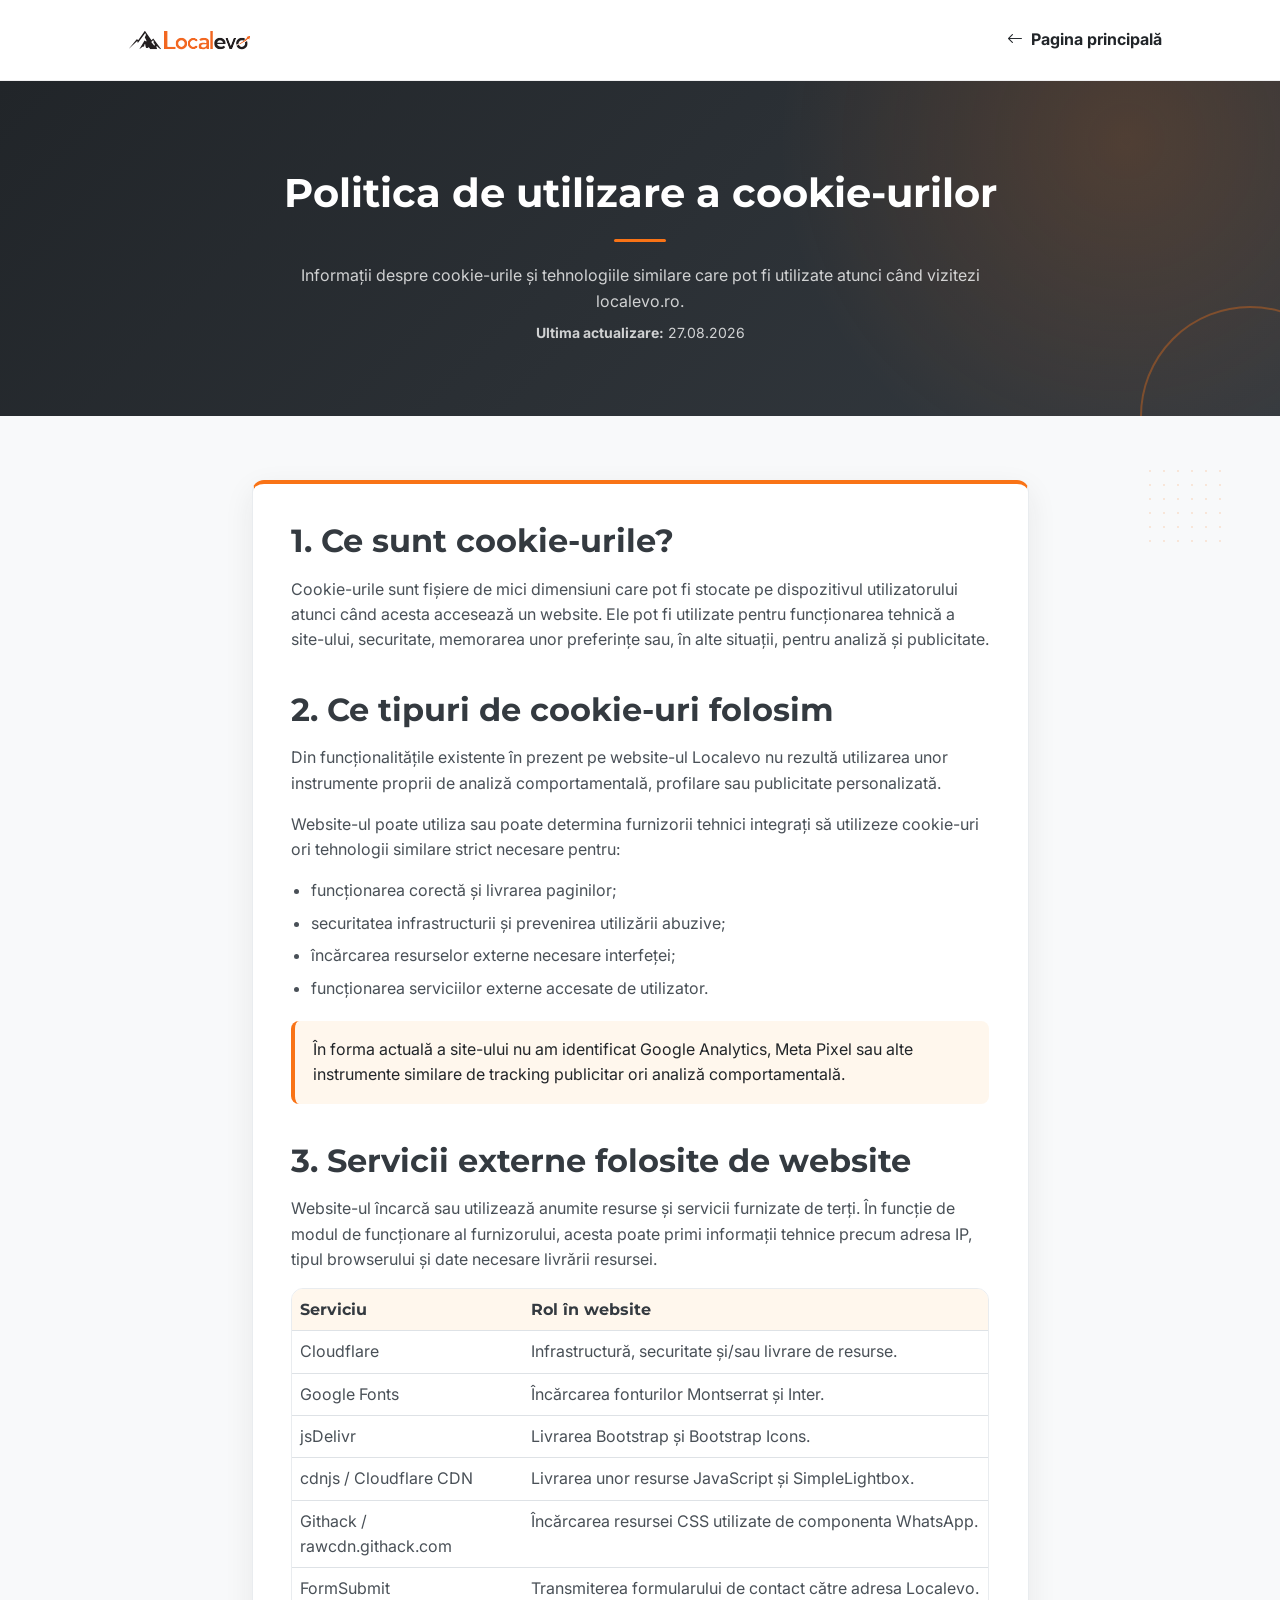
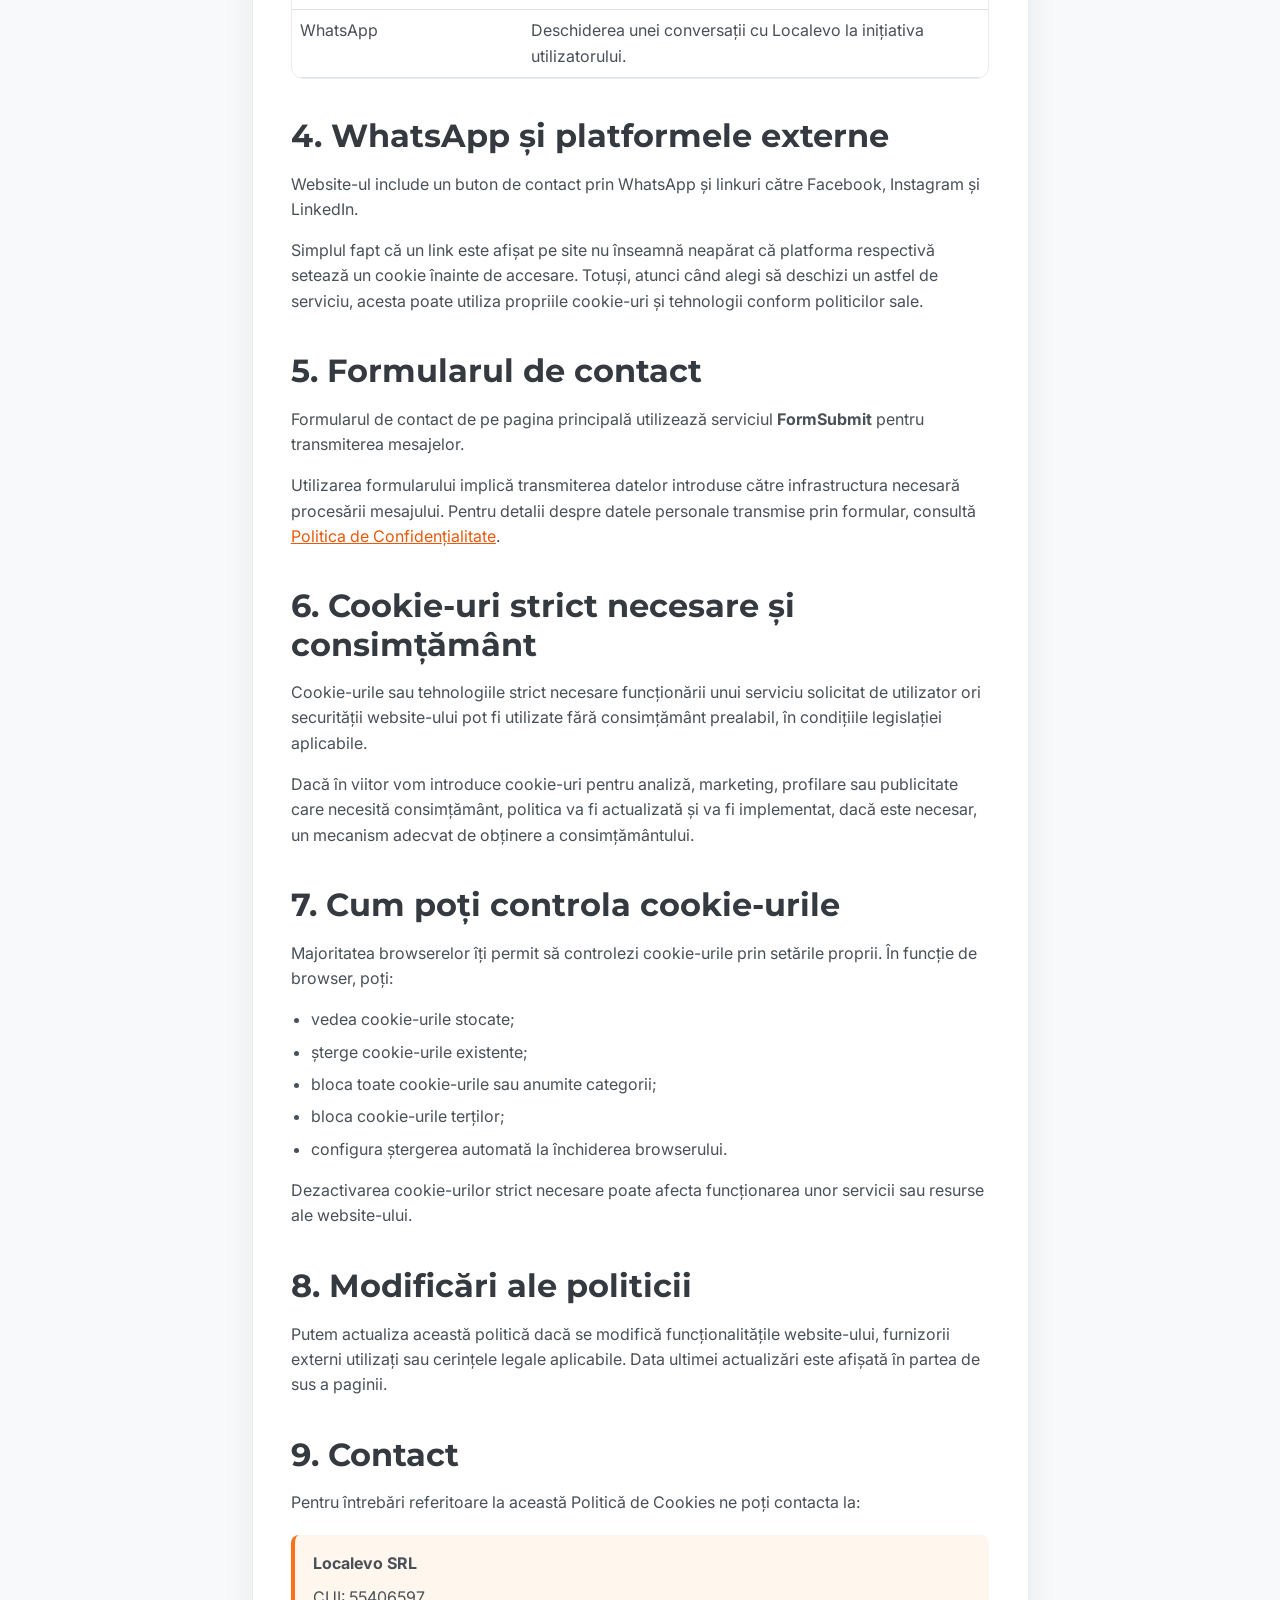
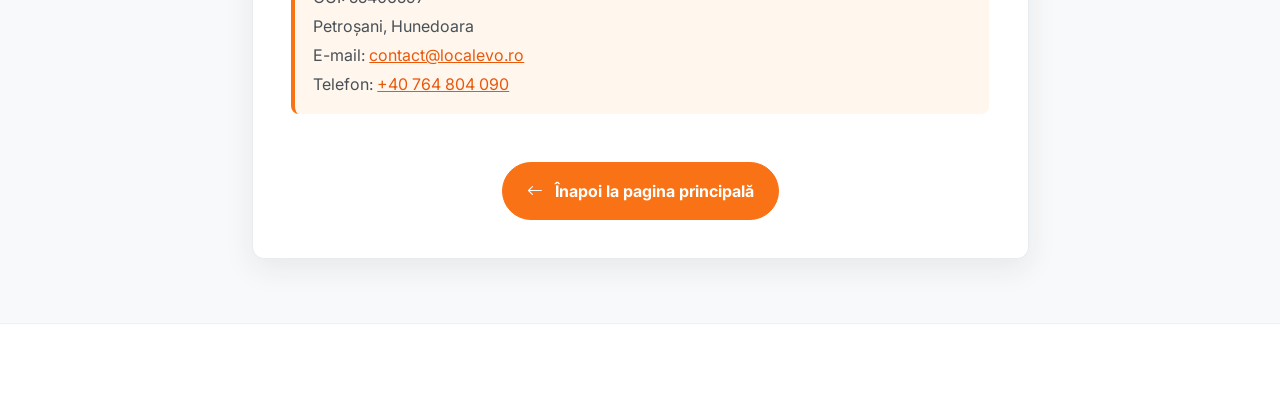
<file: politica-cookies.html>
<!DOCTYPE html>
<html lang="ro">

<head>
    <meta charset="utf-8">
    <meta name="viewport" content="width=device-width, initial-scale=1">
    <meta name="robots" content="noindex, follow">
    <meta name="description" content="Politica de utilizare a cookie-urilor pentru website-ul Localevo.">
    <title>Politica de Cookies - Localevo</title>

    <!-- Bootstrap -->
    <link href="https://cdn.jsdelivr.net/npm/bootstrap@5.2.3/dist/css/bootstrap.min.css" rel="stylesheet">

    <!-- Bootstrap Icons -->
    <link href="https://cdn.jsdelivr.net/npm/bootstrap-icons@1.5.0/font/bootstrap-icons.css" rel="stylesheet">

    <!-- Google Fonts: singurele fonturi textuale folosite -->
    <link rel="preconnect" href="https://fonts.googleapis.com">
    <link rel="preconnect" href="https://fonts.gstatic.com" crossorigin>
    <link href="https://fonts.googleapis.com/css2?family=Inter:wght@400&family=Montserrat:wght@700&display=swap" rel="stylesheet">

    <!-- Stilurile principale ale site-ului -->
    <link href="css/styles.css" rel="stylesheet">

    <style>
        :root {
            --localevo-primary: #F97316;
            --localevo-primary-dark: #EA580C;
            --localevo-primary-light: #FFF7ED;
            --localevo-dark: #212529;
            --localevo-gray: #6C757D;
            --localevo-light: #F8F9FA;
            --localevo-card: #FFFFFF;
        }

        body,
        p,
        li,
        a,
        span,
        small,
        button {
            font-family: "Inter", sans-serif;
            font-weight: 400;
        }

        h1,
        h2,
        h3,
        h4,
        h5,
        h6,
        .navbar,
        .btn,
        strong {
            font-family: "Montserrat", sans-serif;
        }

        h1,
        h2,
        h3,
        h4,
        h5,
        h6,
        .btn,
        strong {
            font-weight: 700;
        }

        body {
            background: var(--localevo-light);
            color: var(--localevo-dark);
        }

        .cookies-nav {
            background: rgba(255, 255, 255, 0.96);
            border-bottom: 1px solid rgba(33, 37, 41, 0.07);
            box-shadow: 0 6px 20px rgba(33, 37, 41, 0.05);
        }

        .cookies-nav .navbar-brand {
            display: flex;
            align-items: center;
            height: 64px;
            padding: 0;
        }

        .cookies-nav .navbar-brand img {
            height: 58px;
            width: auto;
            max-height: 58px;
        }

        .cookies-nav .nav-link {
            color: var(--localevo-dark);
            font-family: "Montserrat", sans-serif;
            font-weight: 700;
        }

        .cookies-hero {
            position: relative;
            overflow: hidden;
            background:
                radial-gradient(circle at 88% 18%, rgba(249, 115, 22, 0.16), transparent 30%),
                linear-gradient(135deg, #212529 0%, #343a40 100%);
            color: #fff;
            padding: 5.5rem 0 4.5rem;
        }

        .cookies-hero::after {
            content: "";
            position: absolute;
            width: 220px;
            height: 220px;
            right: -80px;
            bottom: -110px;
            border: 2px solid rgba(249, 115, 22, 0.35);
            border-radius: 50%;
        }

        .cookies-hero .container {
            position: relative;
            z-index: 1;
        }

        .cookies-hero h1 {
            max-width: 800px;
            margin-inline: auto;
        }

        .cookies-hero p {
            color: rgba(255, 255, 255, 0.78);
            max-width: 700px;
            margin-inline: auto;
        }

        .cookies-divider {
            width: 3.25rem;
            height: 0.2rem;
            margin: 1.35rem auto;
            border: 0;
            border-radius: 999px;
            opacity: 1;
            background: var(--localevo-primary);
        }

        .cookies-section {
            position: relative;
            padding: 4rem 0;
            overflow: hidden;
        }

        .cookies-section::before {
            content: "";
            position: absolute;
            width: 86px;
            height: 86px;
            top: 3rem;
            right: 4%;
            opacity: 0.32;
            background-image: radial-gradient(rgba(249, 115, 22, 0.45) 1.4px, transparent 1.4px);
            background-size: 14px 14px;
            pointer-events: none;
        }

        .cookies-card {
            position: relative;
            z-index: 1;
            background: var(--localevo-card);
            border: 1px solid #E9ECEF;
            border-top: 4px solid var(--localevo-primary);
            border-radius: 0.75rem;
            box-shadow: 0 10px 30px rgba(33, 37, 41, 0.08);
            padding: clamp(1.4rem, 3vw, 2.5rem);
        }

        .cookies-card h2 {
            color: #343A40;
            margin-top: 2.4rem;
            margin-bottom: 1rem;
        }

        .cookies-card h2:first-of-type {
            margin-top: 0;
        }

        .cookies-card p,
        .cookies-card li {
            color: #495057;
        }

        .cookies-card ul {
            padding-left: 1.25rem;
        }

        .cookies-card li {
            margin-bottom: 0.45rem;
        }

        .cookies-card a:not(.btn) {
            color: var(--localevo-primary-dark);
        }

        .cookies-note {
            background: var(--localevo-primary-light);
            border-left: 4px solid var(--localevo-primary);
            border-radius: 0.5rem;
            padding: 1rem 1.15rem;
            margin: 1.25rem 0;
        }

        .cookies-table {
            border: 1px solid #E9ECEF;
            border-radius: 0.75rem;
            overflow: hidden;
        }

        .cookies-table table {
            margin-bottom: 0;
        }

        .cookies-table th {
            font-family: "Montserrat", sans-serif;
            font-weight: 700;
            background: var(--localevo-primary-light);
            color: #343A40;
        }

        .cookies-table td {
            color: #495057;
            vertical-align: top;
        }

        .btn-primary {
            background-color: var(--localevo-primary);
            border-color: var(--localevo-primary);
            border-radius: 50rem;
        }

        .btn-primary:hover,
        .btn-primary:focus {
            background-color: var(--localevo-primary-dark);
            border-color: var(--localevo-primary-dark);
        }

        .cookies-footer {
            background: #fff;
            border-top: 1px solid rgba(33, 37, 41, 0.07);
        }

        .cookies-footer a {
            color: var(--localevo-gray);
        }

        @media (max-width: 991px) {
            .cookies-nav .navbar-brand {
                height: 60px;
            }

            .cookies-nav .navbar-brand img {
                height: 54px;
                max-height: 54px;
            }
        }

        @media (max-width: 575.98px) {
            .cookies-hero {
                padding: 4rem 0 3.25rem;
            }

            .cookies-section {
                padding: 2.75rem 0;
            }

            .cookies-section::before {
                width: 62px;
                height: 62px;
                right: 2%;
                top: 2rem;
                background-size: 12px 12px;
            }
        }
    </style>
</head>

<body>

    <nav class="navbar navbar-expand-lg navbar-light cookies-nav">
        <div class="container px-4 px-lg-5">
            <a class="navbar-brand" href="index.html" aria-label="Localevo - pagina principală">
                <img src="assets/img/logo.svg" alt="Logo Localevo">
            </a>

            <a class="nav-link ms-auto" href="index.html">
                <i class="bi bi-arrow-left me-1" aria-hidden="true"></i>
                Pagina principală
            </a>
        </div>
    </nav>

    <header class="cookies-hero text-center">
        <div class="container px-4 px-lg-5">
            <h1>Politica de utilizare a cookie-urilor</h1>
            <hr class="cookies-divider">
            <p class="mb-2">
                Informații despre cookie-urile și tehnologiile similare care pot fi utilizate
                atunci când vizitezi localevo.ro.
            </p>
            <p class="small mb-0"><strong>Ultima actualizare:</strong> 27.08.2026</p>
        </div>
    </header>

    <main class="cookies-section">
        <div class="container px-4 px-lg-5">
            <div class="row justify-content-center">
                <div class="col-lg-10 col-xl-9">

                    <article class="cookies-card">

                        <h2>1. Ce sunt cookie-urile?</h2>

                        <p>
                            Cookie-urile sunt fișiere de mici dimensiuni care pot fi stocate pe dispozitivul
                            utilizatorului atunci când acesta accesează un website. Ele pot fi utilizate pentru
                            funcționarea tehnică a site-ului, securitate, memorarea unor preferințe sau, în alte
                            situații, pentru analiză și publicitate.
                        </p>

                        <h2>2. Ce tipuri de cookie-uri folosim</h2>

                        <p>
                            Din funcționalitățile existente în prezent pe website-ul Localevo nu rezultă utilizarea
                            unor instrumente proprii de analiză comportamentală, profilare sau publicitate personalizată.
                        </p>

                        <p>
                            Website-ul poate utiliza sau poate determina furnizorii tehnici integrați să utilizeze
                            cookie-uri ori tehnologii similare strict necesare pentru:
                        </p>

                        <ul>
                            <li>funcționarea corectă și livrarea paginilor;</li>
                            <li>securitatea infrastructurii și prevenirea utilizării abuzive;</li>
                            <li>încărcarea resurselor externe necesare interfeței;</li>
                            <li>funcționarea serviciilor externe accesate de utilizator.</li>
                        </ul>

                        <div class="cookies-note">
                            În forma actuală a site-ului nu am identificat Google Analytics, Meta Pixel
                            sau alte instrumente similare de tracking publicitar ori analiză comportamentală.
                        </div>

                        <h2>3. Servicii externe folosite de website</h2>

                        <p>
                            Website-ul încarcă sau utilizează anumite resurse și servicii furnizate de terți.
                            În funcție de modul de funcționare al furnizorului, acesta poate primi informații
                            tehnice precum adresa IP, tipul browserului și date necesare livrării resursei.
                        </p>

                        <div class="cookies-table table-responsive">
                            <table class="table align-middle">
                                <thead>
                                    <tr>
                                        <th>Serviciu</th>
                                        <th>Rol în website</th>
                                    </tr>
                                </thead>
                                <tbody>
                                    <tr>
                                        <td>Cloudflare</td>
                                        <td>Infrastructură, securitate și/sau livrare de resurse.</td>
                                    </tr>
                                    <tr>
                                        <td>Google Fonts</td>
                                        <td>Încărcarea fonturilor Montserrat și Inter.</td>
                                    </tr>
                                    <tr>
                                        <td>jsDelivr</td>
                                        <td>Livrarea Bootstrap și Bootstrap Icons.</td>
                                    </tr>
                                    <tr>
                                        <td>cdnjs / Cloudflare CDN</td>
                                        <td>Livrarea unor resurse JavaScript și SimpleLightbox.</td>
                                    </tr>
                                    <tr>
                                        <td>Githack / rawcdn.githack.com</td>
                                        <td>Încărcarea resursei CSS utilizate de componenta WhatsApp.</td>
                                    </tr>
                                    <tr>
                                        <td>FormSubmit</td>
                                        <td>Transmiterea formularului de contact către adresa Localevo.</td>
                                    </tr>
                                    <tr>
                                        <td>WhatsApp</td>
                                        <td>Deschiderea unei conversații cu Localevo la inițiativa utilizatorului.</td>
                                    </tr>
                                </tbody>
                            </table>
                        </div>

                        <h2>4. WhatsApp și platformele externe</h2>

                        <p>
                            Website-ul include un buton de contact prin WhatsApp și linkuri către
                            Facebook, Instagram și LinkedIn.
                        </p>

                        <p>
                            Simplul fapt că un link este afișat pe site nu înseamnă neapărat că platforma
                            respectivă setează un cookie înainte de accesare. Totuși, atunci când alegi să
                            deschizi un astfel de serviciu, acesta poate utiliza propriile cookie-uri și
                            tehnologii conform politicilor sale.
                        </p>

                        <h2>5. Formularul de contact</h2>

                        <p>
                            Formularul de contact de pe pagina principală utilizează serviciul
                            <strong>FormSubmit</strong> pentru transmiterea mesajelor.
                        </p>

                        <p>
                            Utilizarea formularului implică transmiterea datelor introduse către infrastructura
                            necesară procesării mesajului. Pentru detalii despre datele personale transmise prin
                            formular, consultă
                            <a href="politica-confidentialitate.html">Politica de Confidențialitate</a>.
                        </p>

                        <h2>6. Cookie-uri strict necesare și consimțământ</h2>

                        <p>
                            Cookie-urile sau tehnologiile strict necesare funcționării unui serviciu solicitat de
                            utilizator ori securității website-ului pot fi utilizate fără consimțământ prealabil,
                            în condițiile legislației aplicabile.
                        </p>

                        <p>
                            Dacă în viitor vom introduce cookie-uri pentru analiză, marketing, profilare sau
                            publicitate care necesită consimțământ, politica va fi actualizată și va fi implementat,
                            dacă este necesar, un mecanism adecvat de obținere a consimțământului.
                        </p>

                        <h2>7. Cum poți controla cookie-urile</h2>

                        <p>
                            Majoritatea browserelor îți permit să controlezi cookie-urile prin setările proprii.
                            În funcție de browser, poți:
                        </p>

                        <ul>
                            <li>vedea cookie-urile stocate;</li>
                            <li>șterge cookie-urile existente;</li>
                            <li>bloca toate cookie-urile sau anumite categorii;</li>
                            <li>bloca cookie-urile terților;</li>
                            <li>configura ștergerea automată la închiderea browserului.</li>
                        </ul>

                        <p>
                            Dezactivarea cookie-urilor strict necesare poate afecta funcționarea unor servicii
                            sau resurse ale website-ului.
                        </p>

                        <h2>8. Modificări ale politicii</h2>

                        <p>
                            Putem actualiza această politică dacă se modifică funcționalitățile website-ului,
                            furnizorii externi utilizați sau cerințele legale aplicabile.
                            Data ultimei actualizări este afișată în partea de sus a paginii.
                        </p>

                        <h2>9. Contact</h2>

                        <p>
                            Pentru întrebări referitoare la această Politică de Cookies ne poți contacta la:
                        </p>

                        <div class="cookies-note">
                            <p class="mb-2"><strong>Localevo SRL</strong></p>
                            <p class="mb-1">CUI: 55406597</p>
                            <p class="mb-1">Petroșani, Hunedoara</p>
                            <p class="mb-1">
                                E-mail:
                                <a href="mailto:contact@localevo.ro">contact@localevo.ro</a>
                            </p>
                            <p class="mb-0">
                                Telefon:
                                <a href="tel:+40764804090">+40 764 804 090</a>
                            </p>
                        </div>

                        <div class="text-center mt-5">
                            <a href="index.html" class="btn btn-primary px-4 py-3">
                                <i class="bi bi-arrow-left me-2" aria-hidden="true"></i>
                                Înapoi la pagina principală
                            </a>
                        </div>

                    </article>

                </div>
            </div>
        </div>
    </main>

    <footer class="cookies-footer py-3">
        <div class="container px-4 px-lg-5">
            <div class="small text-center text-muted">
                <div>
                    &copy; Localevo SRL 2026 &nbsp;|&nbsp;
                    CUI: 55406597 &nbsp;|&nbsp;
                    Petroșani, Hunedoara
                </div>
                <div class="mt-1">
                    <a href="politica-confidentialitate.html">Politica de Confidențialitate</a>
                    &nbsp;|&nbsp;
                    <a href="politica-cookies.html">Politica de Cookies</a>
                </div>
            </div>
        </div>
    </footer>

</body>

</html>
</file>
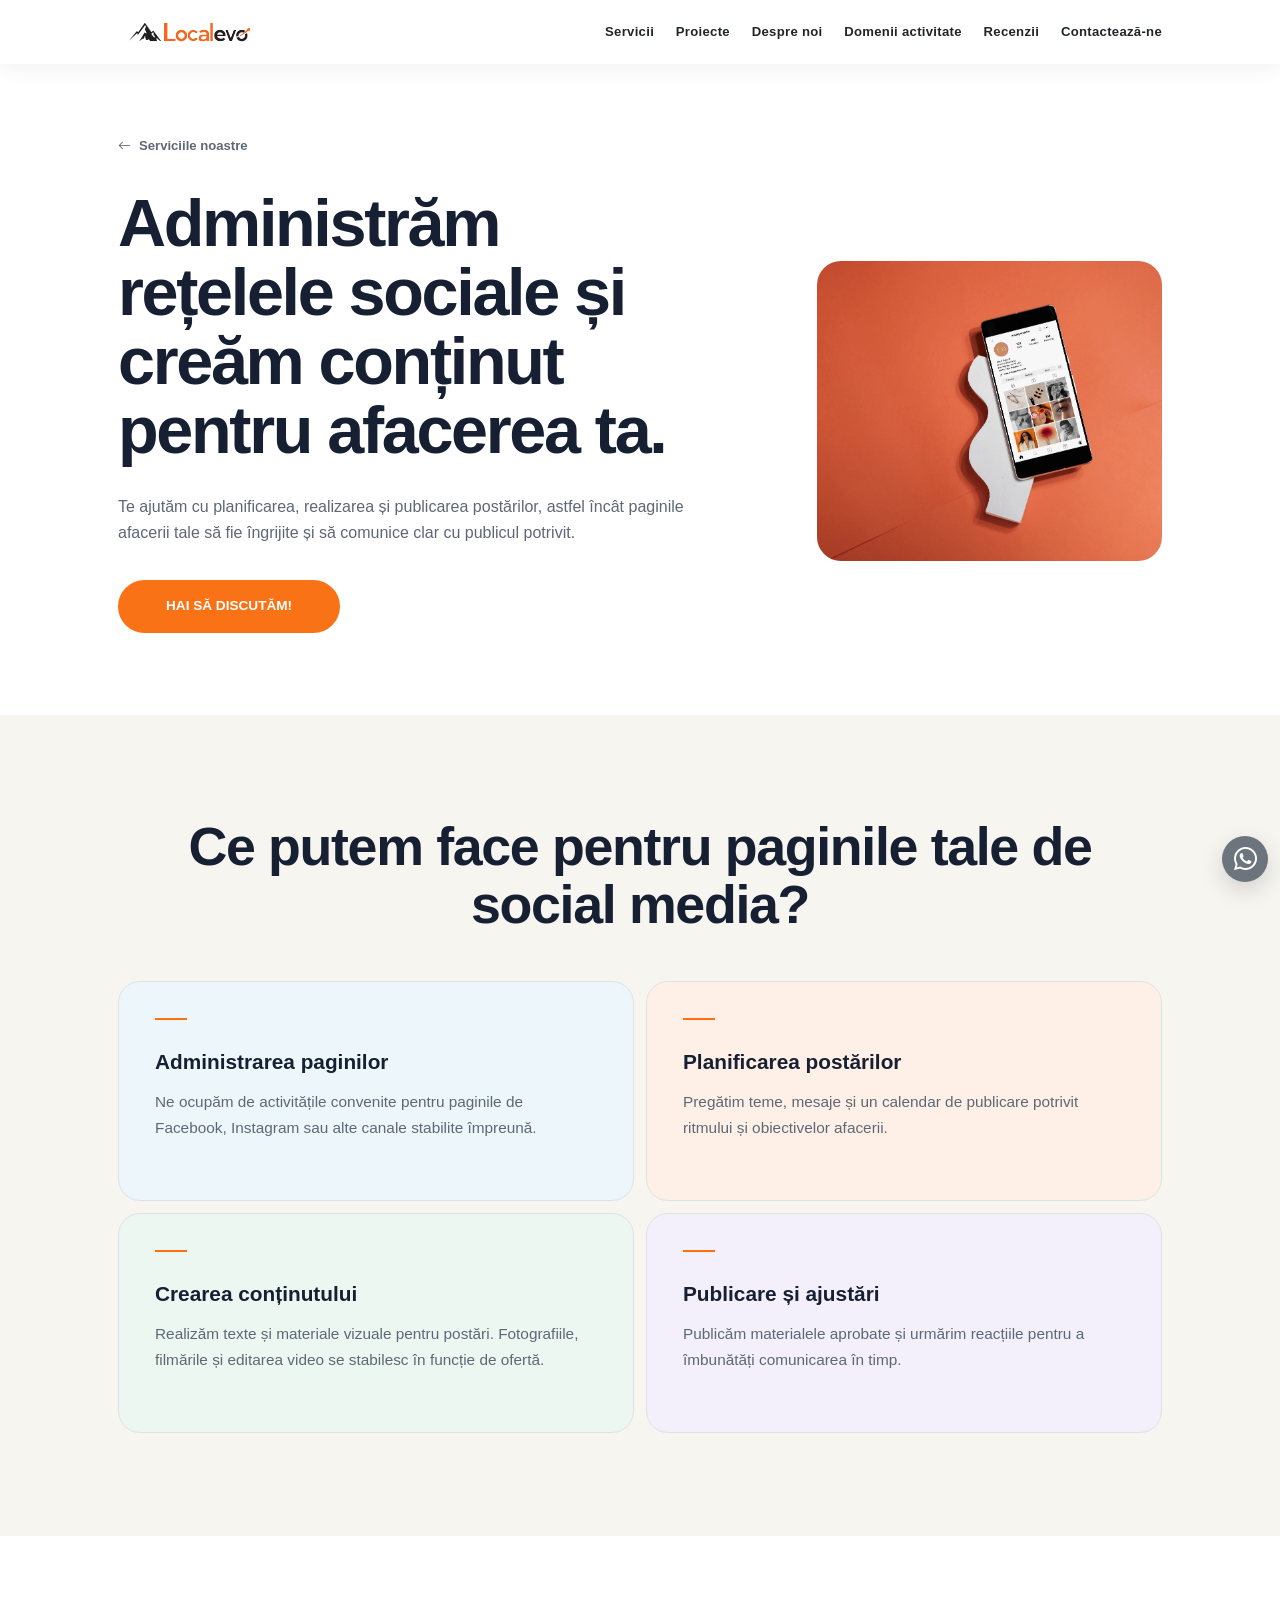
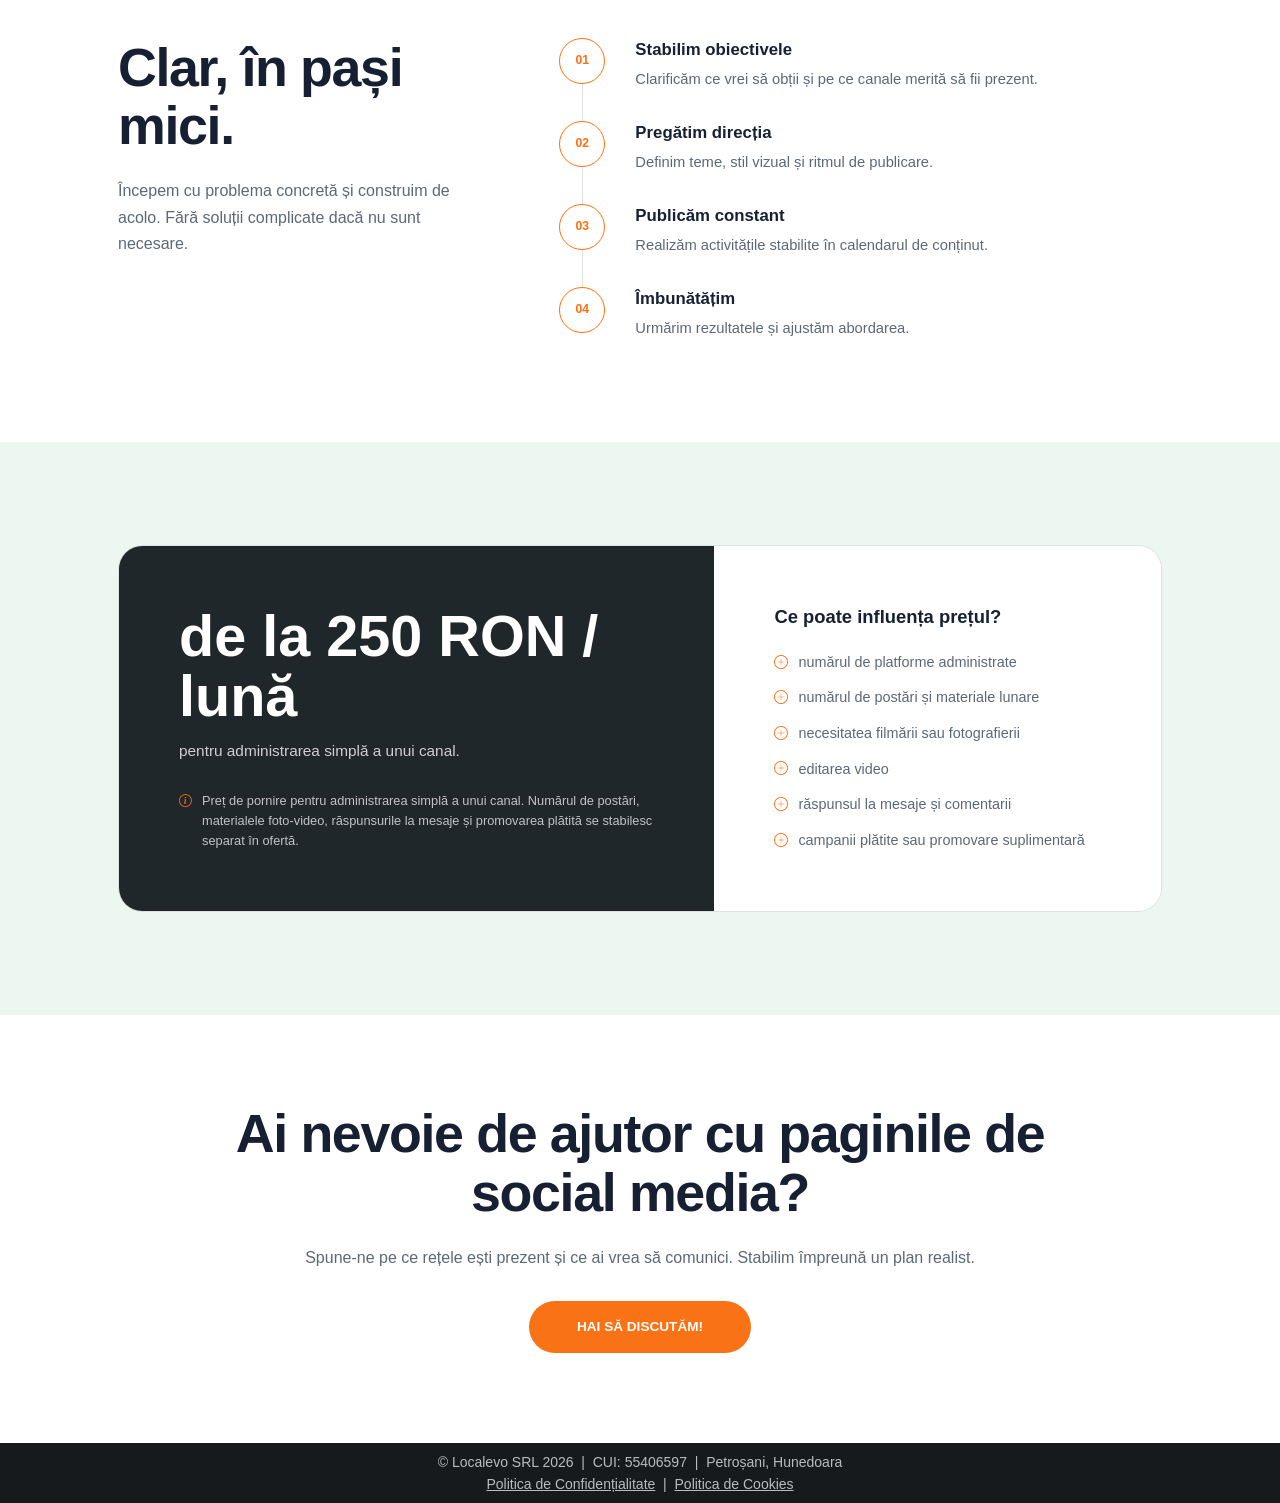
<file: social-media.html>
<!DOCTYPE html>

<html lang="ro">
<head>
<meta charset="utf-8"/>
<meta content="width=device-width, initial-scale=1, shrink-to-fit=no" name="viewport"/>
<link href="assets/favicon.webp" rel="icon" type="image/svg+xml"/>
<link href="https://cdn.jsdelivr.net/npm/bootstrap-icons@1.5.0/font/bootstrap-icons.css" rel="stylesheet"/>
<link href="https://fonts.googleapis.com/css2?family=Merriweather:wght@400;500;600&amp;family=Merriweather+Sans:wght@500;600;700&amp;display=swap" rel="stylesheet"/>
<link href="css/styles.css?v=20260822-layout-final" rel="stylesheet"/>
<link href="css/service-pages.css?v=20261006-layout-fix" rel="stylesheet"/>
<meta content="Te ajutăm să comunici constant și coerent pe rețelele sociale prin conținut potrivit afacerii și publicului tău." name="description"/>
<title>Administrare Social Media pentru Afaceri Locale | Localevo</title>
<!-- SEO LOCALEVO START -->
<link href="https://localevo.ro/social-media.html" rel="canonical"/>
<meta content="ro_RO" property="og:locale"/>
<meta content="website" property="og:type"/>
<meta content="Localevo" property="og:site_name"/>
<meta content="Social Media pentru afaceri locale | Localevo" property="og:title"/>
<meta content="Te ajutăm cu planificarea, realizarea și publicarea postărilor, astfel încât paginile afacerii tale să fie îngrijite și să comunice clar cu publicul potrivit." property="og:description"/>
<meta content="https://localevo.ro/social-media.html" property="og:url"/>
<meta content="https://localevo.ro/assets/img/og-localevo.webp" property="og:image"/>
<meta content="summary_large_image" name="twitter:card"/>
<meta content="Social Media pentru afaceri locale | Localevo" name="twitter:title"/>
<meta content="Te ajutăm cu planificarea, realizarea și publicarea postărilor, astfel încât paginile afacerii tale să fie îngrijite și să comunice clar cu publicul potrivit." name="twitter:description"/>
<meta content="https://localevo.ro/assets/img/og-localevo.webp" name="twitter:image"/>
<script type="application/ld+json">{
  "@context": "https://schema.org",
  "@type": "Service",
  "name": "Administrare rețele sociale și creare conținut",
  "description": "Te ajutăm cu planificarea, realizarea și publicarea postărilor, astfel încât paginile afacerii tale să fie îngrijite și să comunice clar cu publicul potrivit.",
  "url": "https://localevo.ro/social-media.html",
  "provider": {
    "@type": "LocalBusiness",
    "name": "Localevo",
    "url": "https://localevo.ro/",
    "address": {
      "@type": "PostalAddress",
      "addressLocality": "Petroșani",
      "addressRegion": "Hunedoara",
      "addressCountry": "RO"
    }
  },
  "areaServed": {
    "@type": "Country",
    "name": "Romania"
  }
}</script>
<!-- SEO LOCALEVO END -->
</head>
<body class="service-page" id="page-top">
<nav class="navbar navbar-expand-lg navbar-light fixed-top" id="mainNav">
<div class="container px-4 px-lg-5">
<a class="navbar-brand" href="index.html">
<img alt="Logo Localevo" class="navbar-logo" src="assets/img/logo.svg"/>
</a>
<button aria-controls="navbarResponsive" aria-expanded="false" aria-label="Toggle navigation" class="navbar-toggler navbar-toggler-right" data-bs-target="#navbarResponsive" data-bs-toggle="collapse" type="button"><span class="navbar-toggler-icon"></span></button>
<div class="collapse navbar-collapse" id="navbarResponsive">
<ul class="navbar-nav ms-auto my-2 my-lg-0">
<li class="nav-item"><a class="nav-link" href="index.html#serviciilenoastre">Servicii</a></li>
<li class="nav-item"><a class="nav-link" href="index.html#portfoliulnostru">Proiecte</a></li>
<li class="nav-item"><a class="nav-link" href="index.html#desprenoi">Despre noi</a></li>
<li class="nav-item"><a class="nav-link" href="index.html#domeniiactivitate">Domenii activitate</a></li>
<li class="nav-item"><a class="nav-link" href="index.html#recenzii">Recenzii</a></li>
<li class="nav-item"><a class="nav-link" href="index.html#contact">Contactează-ne</a></li>
</ul>
</div>
</div>
</nav>
<header class="service-hero">
<div aria-hidden="true" class="service-hero__shape service-hero__shape--one"></div>
<div aria-hidden="true" class="service-hero__shape service-hero__shape--two"></div>
<div class="container px-4 px-lg-5 service-hero__inner">
<a class="service-back-link" href="index.html#serviciilenoastre">
<i class="bi bi-arrow-left"></i> Serviciile noastre

            </a>
<div class="service-hero__grid">
<div class="service-hero__copy">
<h1>Administrăm rețelele sociale și creăm conținut pentru afacerea ta.</h1>
<p>Te ajutăm cu planificarea, realizarea și publicarea postărilor, astfel încât paginile afacerii tale să fie îngrijite și să comunice clar cu publicul potrivit.</p>
<a class="btn btn-primary btn-xl px-5 py-3" href="index.html#contact">Hai să discutăm!</a>
</div>
<div class="service-hero-visual service-hero-visual--social service-hero-visual--photo">
<img alt="Imagine reprezentativă pentru serviciul social media" class="service-hero-visual__photo" decoding="async" fetchpriority="high" height="900" src="assets/img/hero-social-media.webp" width="1200"/>
</div>
</div>
</div>
</header>
<main aria-label="Administrare Social Media">
<section aria-labelledby="ce-facem" class="service-section service-section--light">
<div class="container px-4 px-lg-5">
<div class="service-section-heading">
<h2 id="ce-facem">Ce putem face pentru paginile tale de social media?</h2>
</div>
<div class="service-detail-grid">
<div class="service-detail-card">
<span aria-hidden="true" class="service-detail-card__dot"></span>
<h3>Administrarea paginilor</h3>
<p>Ne ocupăm de activitățile convenite pentru paginile de Facebook, Instagram sau alte canale stabilite împreună.</p>
</div>
<div class="service-detail-card">
<span aria-hidden="true" class="service-detail-card__dot"></span>
<h3>Planificarea postărilor</h3>
<p>Pregătim teme, mesaje și un calendar de publicare potrivit ritmului și obiectivelor afacerii.</p>
</div>
<div class="service-detail-card">
<span aria-hidden="true" class="service-detail-card__dot"></span>
<h3>Crearea conținutului</h3>
<p>Realizăm texte și materiale vizuale pentru postări. Fotografiile, filmările și editarea video se stabilesc în funcție de ofertă.</p>
</div>
<div class="service-detail-card">
<span aria-hidden="true" class="service-detail-card__dot"></span>
<h3>Publicare și ajustări</h3>
<p>Publicăm materialele aprobate și urmărim reacțiile pentru a îmbunătăți comunicarea în timp.</p>
</div>
</div>
</div>
</section>
<section aria-labelledby="cum-lucram" class="service-section service-section--white">
<div class="container px-4 px-lg-5">
<div class="service-split">
<div class="service-section-heading service-section-heading--left">
<h2 id="cum-lucram">Clar, în pași mici.</h2>
<p>Începem cu problema concretă și construim de acolo. Fără soluții complicate dacă nu sunt

                            necesare.</p>
</div>
<div class="service-process-list">
<div class="service-process-step">
<span class="service-process-step__number">01</span>
<div>
<h3>Stabilim obiectivele</h3>
<p>Clarificăm ce vrei să obții și pe ce canale merită să fii prezent.</p>
</div>
</div>
<div class="service-process-step">
<span class="service-process-step__number">02</span>
<div>
<h3>Pregătim direcția</h3>
<p>Definim teme, stil vizual și ritmul de publicare.</p>
</div>
</div>
<div class="service-process-step">
<span class="service-process-step__number">03</span>
<div>
<h3>Publicăm constant</h3>
<p>Realizăm activitățile stabilite în calendarul de conținut.</p>
</div>
</div>
<div class="service-process-step">
<span class="service-process-step__number">04</span>
<div>
<h3>Îmbunătățim</h3>
<p>Urmărim rezultatele și ajustăm abordarea.</p>
</div>
</div>
</div>
</div>
</div>
</section>
<section aria-labelledby="pret-serviciu" class="service-section service-section--price">
<div class="container px-4 px-lg-5">
<div class="service-price-card">
<div class="service-price-card__main">
<h2 id="pret-serviciu">de la 250 RON / lună</h2>
<p>pentru administrarea simplă a unui canal.</p>
<div class="service-price-note">
<i class="bi bi-info-circle"></i>
<span>Preț de pornire pentru administrarea simplă a unui canal. Numărul de postări, materialele foto-video, răspunsurile la mesaje și promovarea plătită se stabilesc separat în ofertă.</span>
</div>
</div>
<div class="service-price-card__factors">
<h3>Ce poate influența prețul?</h3>
<ul>
<li><i class="bi bi-plus-circle"></i><span>numărul de platforme administrate</span></li>
<li><i class="bi bi-plus-circle"></i><span>numărul de postări și materiale lunare</span>
</li>
<li><i class="bi bi-plus-circle"></i><span>necesitatea filmării sau fotografierii</span>
</li>
<li><i class="bi bi-plus-circle"></i><span>editarea video</span></li>
<li><i class="bi bi-plus-circle"></i><span>răspunsul la mesaje și comentarii</span></li>
<li><i class="bi bi-plus-circle"></i><span>campanii plătite sau promovare

                                    suplimentară</span></li>
</ul>
</div>
</div>
</div>
</section>
<section aria-labelledby="cta-serviciu" class="service-section service-final-cta">
<div class="container px-4 px-lg-5 text-center">
<h2 id="cta-serviciu">Ai nevoie de ajutor cu paginile de social media?</h2>
<p>Spune-ne pe ce rețele ești prezent și ce ai vrea să comunici. Stabilim împreună un plan realist.</p>
<a class="btn btn-primary btn-xl px-5 py-3" href="index.html#contact">Hai să discutăm!</a>
</div>
</section>
</main>
<footer class="bg-light py-2">
<div class="container px-4 px-lg-5">
<div class="small text-center text-muted">
<div>© Localevo SRL 2026  |  CUI: 55406597  |  Petroșani, Hunedoara</div>
<div>
<a href="politica-confidentialitate.html">Politica de Confidențialitate</a>

                     | 

                    <a href="politica-cookies.html">Politica de Cookies</a>
</div>
</div>
</div>
</footer>
<a aria-label="WhatsApp" class="whatsapp-float" href="https://wa.me/40764804090" rel="noopener noreferrer" target="_blank">
<i class="bi bi-whatsapp"></i><span>Scrie-ne</span>
</a>
<script src="https://cdn.jsdelivr.net/npm/bootstrap@5.2.3/dist/js/bootstrap.bundle.min.js"></script>
<script src="js/scripts.js"></script>
<script src="js/service-animations.js"></script>
</body>
</html>
</file>
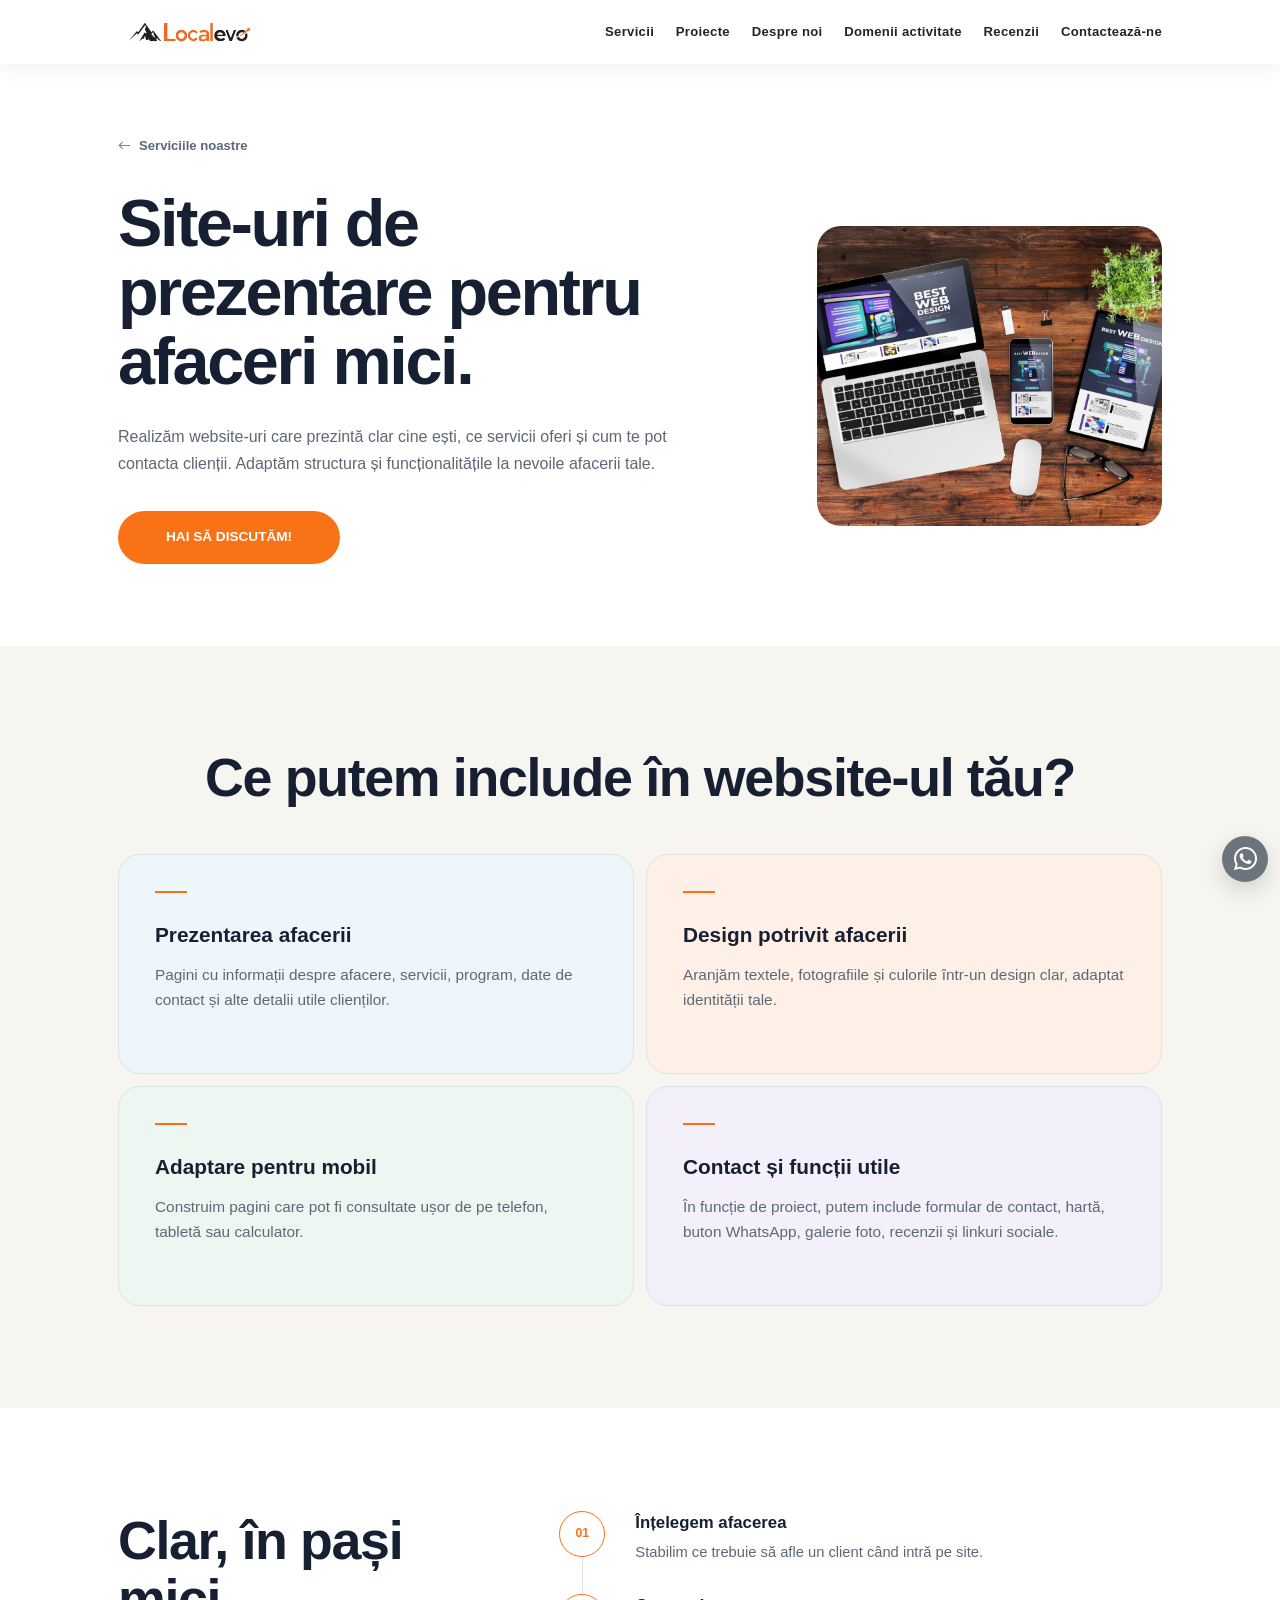
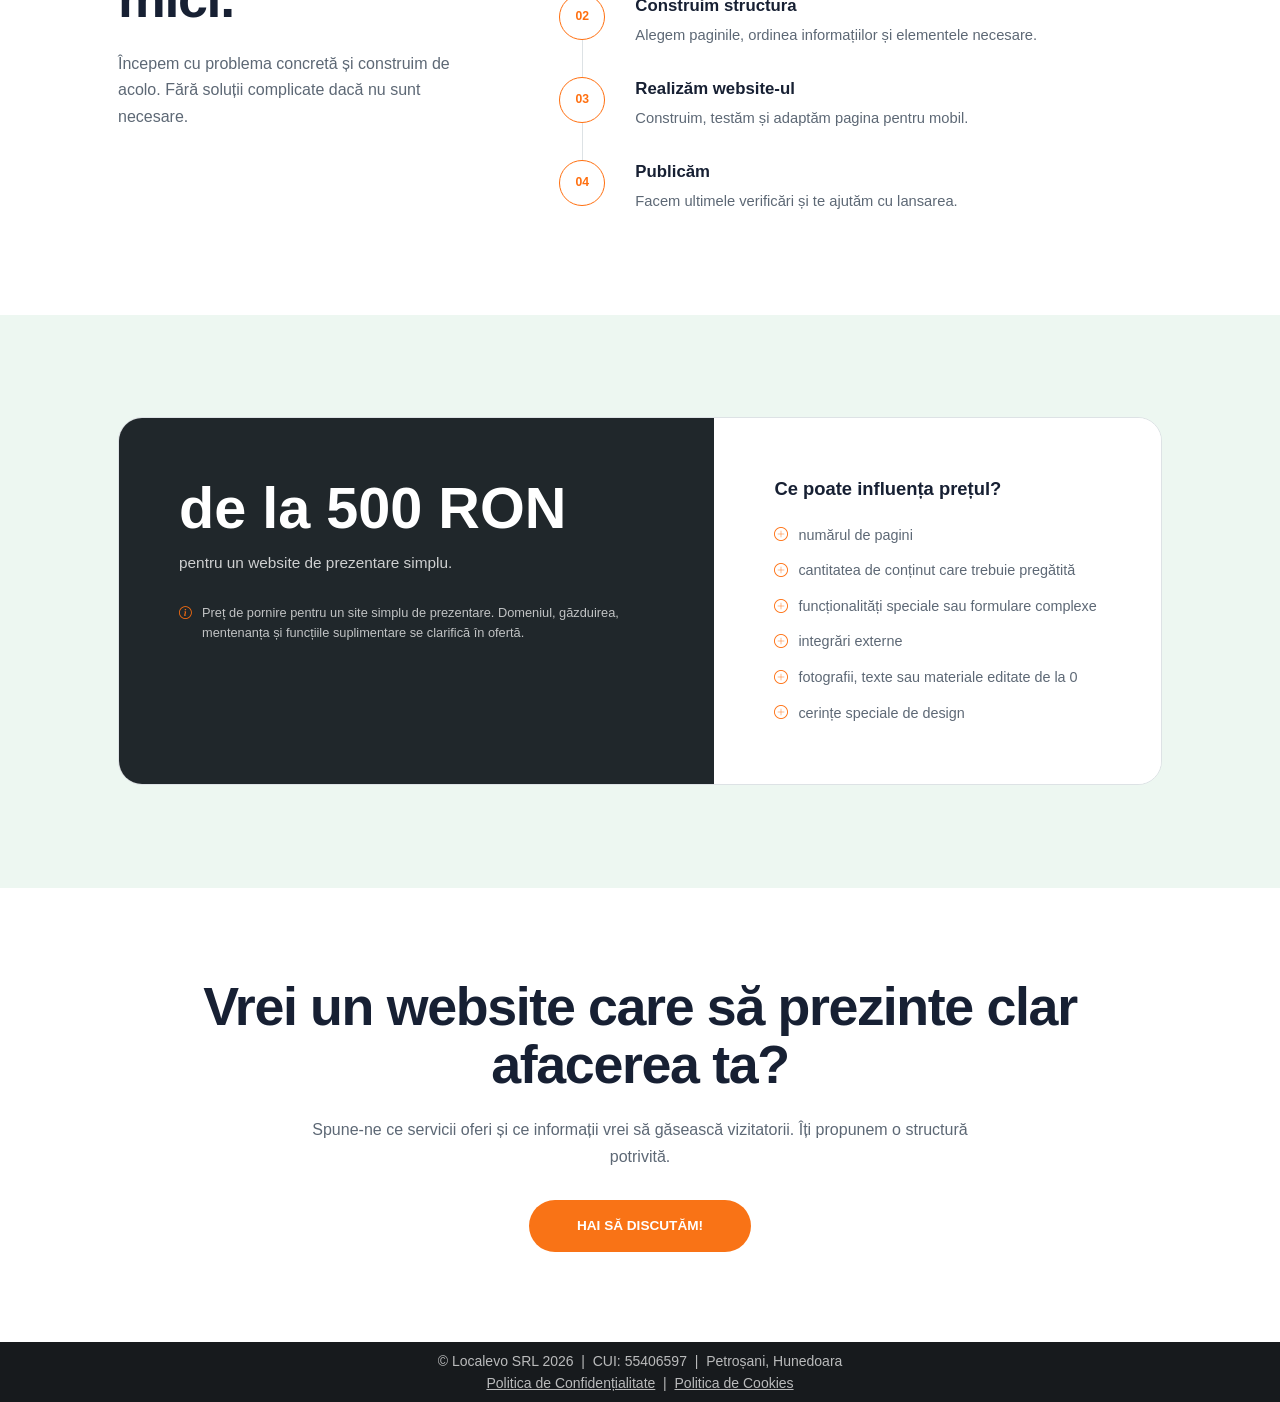
<file: website.html>
<!DOCTYPE html>

<html lang="ro">
<head>
<meta charset="utf-8"/>
<meta content="width=device-width, initial-scale=1, shrink-to-fit=no" name="viewport"/>
<link href="assets/favicon.webp" rel="icon" type="image/svg+xml"/>
<link href="https://cdn.jsdelivr.net/npm/bootstrap-icons@1.5.0/font/bootstrap-icons.css" rel="stylesheet"/>
<link href="https://fonts.googleapis.com/css2?family=Merriweather:wght@400;500;600&amp;family=Merriweather+Sans:wght@500;600;700&amp;display=swap" rel="stylesheet"/>
<link href="css/styles.css?v=20260822-layout-final" rel="stylesheet"/>
<link href="css/service-pages.css?v=20261006-layout-fix" rel="stylesheet"/>
<meta content="Realizăm website-uri simple, clare și optimizate pentru mobil, potrivite afacerilor locale. Structură clară, design adaptat și funcționalități esențiale." name="description"/>
<title>Realizare Website pentru Afaceri Locale | Localevo</title>
<!-- SEO LOCALEVO START -->
<link href="https://localevo.ro/website.html" rel="canonical"/>
<meta content="ro_RO" property="og:locale"/>
<meta content="website" property="og:type"/>
<meta content="Localevo" property="og:site_name"/>
<meta content="Website simplu și profesionist pentru afacerea ta | Localevo" property="og:title"/>
<meta content="Realizăm website-uri care prezintă clar cine ești, ce servicii oferi și cum te pot contacta clienții. Adaptăm structura și funcționalitățile la nevoile afacerii tale." property="og:description"/>
<meta content="https://localevo.ro/website.html" property="og:url"/>
<meta content="https://localevo.ro/assets/img/og-localevo.webp" property="og:image"/>
<meta content="summary_large_image" name="twitter:card"/>
<meta content="Website simplu și profesionist pentru afacerea ta | Localevo" name="twitter:title"/>
<meta content="Realizăm website-uri care prezintă clar cine ești, ce servicii oferi și cum te pot contacta clienții. Adaptăm structura și funcționalitățile la nevoile afacerii tale." name="twitter:description"/>
<meta content="https://localevo.ro/assets/img/og-localevo.webp" name="twitter:image"/>
<script type="application/ld+json">{
  "@context": "https://schema.org",
  "@type": "Service",
  "name": "Realizare site-uri de prezentare",
  "description": "Realizăm website-uri care prezintă clar cine ești, ce servicii oferi și cum te pot contacta clienții. Adaptăm structura și funcționalitățile la nevoile afacerii tale.",
  "url": "https://localevo.ro/website.html",
  "provider": {
    "@type": "LocalBusiness",
    "name": "Localevo",
    "url": "https://localevo.ro/",
    "address": {
      "@type": "PostalAddress",
      "addressLocality": "Petroșani",
      "addressRegion": "Hunedoara",
      "addressCountry": "RO"
    }
  },
  "areaServed": {
    "@type": "Country",
    "name": "Romania"
  }
}</script>
<!-- SEO LOCALEVO END -->
</head>
<body class="service-page" id="page-top">
<nav class="navbar navbar-expand-lg navbar-light fixed-top" id="mainNav">
<div class="container px-4 px-lg-5">
<a class="navbar-brand" href="index.html">
<img alt="Logo Localevo" class="navbar-logo" src="assets/img/logo.svg"/>
</a>
<button aria-controls="navbarResponsive" aria-expanded="false" aria-label="Toggle navigation" class="navbar-toggler navbar-toggler-right" data-bs-target="#navbarResponsive" data-bs-toggle="collapse" type="button"><span class="navbar-toggler-icon"></span></button>
<div class="collapse navbar-collapse" id="navbarResponsive">
<ul class="navbar-nav ms-auto my-2 my-lg-0">
<li class="nav-item"><a class="nav-link" href="index.html#serviciilenoastre">Servicii</a></li>
<li class="nav-item"><a class="nav-link" href="index.html#portfoliulnostru">Proiecte</a></li>
<li class="nav-item"><a class="nav-link" href="index.html#desprenoi">Despre noi</a></li>
<li class="nav-item"><a class="nav-link" href="index.html#domeniiactivitate">Domenii activitate</a></li>
<li class="nav-item"><a class="nav-link" href="index.html#recenzii">Recenzii</a></li>
<li class="nav-item"><a class="nav-link" href="index.html#contact">Contactează-ne</a></li>
</ul>
</div>
</div>
</nav>
<header class="service-hero">
<div aria-hidden="true" class="service-hero__shape service-hero__shape--one"></div>
<div aria-hidden="true" class="service-hero__shape service-hero__shape--two"></div>
<div class="container px-4 px-lg-5 service-hero__inner">
<a class="service-back-link" href="index.html#serviciilenoastre">
<i class="bi bi-arrow-left"></i> Serviciile noastre

            </a>
<div class="service-hero__grid">
<div class="service-hero__copy">
<h1>Site-uri de prezentare pentru afaceri mici.</h1>
<p>Realizăm website-uri care prezintă clar cine ești, ce servicii oferi și cum te pot contacta clienții. Adaptăm structura și funcționalitățile la nevoile afacerii tale.</p>
<a class="btn btn-primary btn-xl px-5 py-3" href="index.html#contact">Hai să discutăm!</a>
</div>
<div class="service-hero-visual service-hero-visual--website service-hero-visual--photo">
<img alt="Imagine reprezentativă pentru serviciul website" class="service-hero-visual__photo" decoding="async" fetchpriority="high" height="900" src="assets/img/hero-website.webp" width="1200"/>
</div>
</div>
</div>
</header>
<main aria-label="Realizare website">
<section aria-labelledby="ce-facem" class="service-section service-section--light">
<div class="container px-4 px-lg-5">
<div class="service-section-heading">
<h2 id="ce-facem">Ce putem include în website-ul tău?</h2>
</div>
<div class="service-detail-grid">
<div class="service-detail-card">
<span aria-hidden="true" class="service-detail-card__dot"></span>
<h3>Prezentarea afacerii</h3>
<p>Pagini cu informații despre afacere, servicii, program, date de contact și alte detalii utile clienților.</p>
</div>
<div class="service-detail-card">
<span aria-hidden="true" class="service-detail-card__dot"></span>
<h3>Design potrivit afacerii</h3>
<p>Aranjăm textele, fotografiile și culorile într-un design clar, adaptat identității tale.</p>
</div>
<div class="service-detail-card">
<span aria-hidden="true" class="service-detail-card__dot"></span>
<h3>Adaptare pentru mobil</h3>
<p>Construim pagini care pot fi consultate ușor de pe telefon, tabletă sau calculator.</p>
</div>
<div class="service-detail-card">
<span aria-hidden="true" class="service-detail-card__dot"></span>
<h3>Contact și funcții utile</h3>
<p>În funcție de proiect, putem include formular de contact, hartă, buton WhatsApp, galerie foto, recenzii și linkuri sociale.</p>
</div>
</div>
</div>
</section>
<section aria-labelledby="cum-lucram" class="service-section service-section--white">
<div class="container px-4 px-lg-5">
<div class="service-split">
<div class="service-section-heading service-section-heading--left">
<h2 id="cum-lucram">Clar, în pași mici.</h2>
<p>Începem cu problema concretă și construim de acolo. Fără soluții complicate dacă nu sunt

                            necesare.</p>
</div>
<div class="service-process-list">
<div class="service-process-step">
<span class="service-process-step__number">01</span>
<div>
<h3>Înțelegem afacerea</h3>
<p>Stabilim ce trebuie să afle un client când intră pe site.</p>
</div>
</div>
<div class="service-process-step">
<span class="service-process-step__number">02</span>
<div>
<h3>Construim structura</h3>
<p>Alegem paginile, ordinea informațiilor și elementele necesare.</p>
</div>
</div>
<div class="service-process-step">
<span class="service-process-step__number">03</span>
<div>
<h3>Realizăm website-ul</h3>
<p>Construim, testăm și adaptăm pagina pentru mobil.</p>
</div>
</div>
<div class="service-process-step">
<span class="service-process-step__number">04</span>
<div>
<h3>Publicăm</h3>
<p>Facem ultimele verificări și te ajutăm cu lansarea.</p>
</div>
</div>
</div>
</div>
</div>
</section>
<section aria-labelledby="pret-serviciu" class="service-section service-section--price">
<div class="container px-4 px-lg-5">
<div class="service-price-card">
<div class="service-price-card__main">
<h2 id="pret-serviciu">de la 500 RON</h2>
<p>pentru un website de prezentare simplu.</p>
<div class="service-price-note">
<i class="bi bi-info-circle"></i>
<span>Preț de pornire pentru un site simplu de prezentare. Domeniul, găzduirea, mentenanța și funcțiile suplimentare se clarifică în ofertă.</span>
</div>
</div>
<div class="service-price-card__factors">
<h3>Ce poate influența prețul?</h3>
<ul>
<li><i class="bi bi-plus-circle"></i><span>numărul de pagini</span></li>
<li><i class="bi bi-plus-circle"></i><span>cantitatea de conținut care trebuie

                                    pregătită</span></li>
<li><i class="bi bi-plus-circle"></i><span>funcționalități speciale sau formulare

                                    complexe</span></li>
<li><i class="bi bi-plus-circle"></i><span>integrări externe</span></li>
<li><i class="bi bi-plus-circle"></i><span>fotografii, texte sau materiale editate de la

                                    0</span></li>
<li><i class="bi bi-plus-circle"></i><span>cerințe speciale de design</span></li>
</ul>
</div>
</div>
</div>
</section>
<section aria-labelledby="cta-serviciu" class="service-section service-final-cta">
<div class="container px-4 px-lg-5 text-center">
<h2 id="cta-serviciu">Vrei un website care să prezinte clar afacerea ta?</h2>
<p>Spune-ne ce servicii oferi și ce informații vrei să găsească vizitatorii. Îți propunem o structură potrivită.</p>
<a class="btn btn-primary btn-xl px-5 py-3" href="index.html#contact">Hai să discutăm!</a>
</div>
</section>
</main>
<footer class="bg-light py-2">
<div class="container px-4 px-lg-5">
<div class="small text-center text-muted">
<div>© Localevo SRL 2026  |  CUI: 55406597  |  Petroșani, Hunedoara</div>
<div>
<a href="politica-confidentialitate.html">Politica de Confidențialitate</a>

                     | 

                    <a href="politica-cookies.html">Politica de Cookies</a>
</div>
</div>
</div>
</footer>
<a aria-label="WhatsApp" class="whatsapp-float" href="https://wa.me/40764804090" rel="noopener noreferrer" target="_blank">
<i class="bi bi-whatsapp"></i><span>Scrie-ne</span>
</a>
<script src="https://cdn.jsdelivr.net/npm/bootstrap@5.2.3/dist/js/bootstrap.bundle.min.js"></script>
<script src="js/scripts.js"></script>
<script src="js/service-animations.js"></script>
</body>
</html>
</file>
<file: css/service-pages.css>
/* Localevo — service pages */
.service-page {
  --svc-ink:#172033;
  --svc-text:#5d6875;
  --svc-orange:#ff6f0f;
  --svc-line:#dde2e5;
  --svc-soft:#f7f5f0;
  --svc-blue:#edf7fb;
  --svc-peach:#fff0e7;
  --svc-green:#edf7f1;
  --svc-lilac:#f3effb;
  color:var(--svc-ink);
  overflow-x:hidden;
}
.service-page main { overflow:hidden; }
.service-page .service-hero {
  position:relative;
  min-height:0;
  padding:132px 0 82px;
  background:#fff;
  overflow:hidden;
}
.service-page .service-hero__inner { position:relative; z-index:2; }
.service-page .service-back-link {
  display:inline-flex; align-items:center; gap:8px; margin:0 0 32px;
  color:var(--svc-text); font-size:.82rem; font-weight:700; text-decoration:none;
}
.service-page .service-back-link:hover { color:var(--svc-orange); }
.service-page .service-hero__grid {
  display:grid; grid-template-columns:minmax(0,1.15fr) minmax(280px,.65fr);
  align-items:center; gap:clamp(44px,7vw,100px);
}
.service-page .service-hero__copy { min-width:0; max-width:850px; }
.service-page .service-hero h1 {
  margin:0 0 28px; max-width:820px; color:var(--svc-ink);
  font-family:var(--localevo-font-heading,"Merriweather Sans",sans-serif);
  font-size:clamp(3rem,5.2vw,5.2rem); font-weight:700; line-height:1.04; letter-spacing:-.035em;
}
.service-page .service-hero p {
  max-width:680px; margin:0 0 34px; color:var(--svc-text);
  font-size:clamp(1rem,1.25vw,1.15rem); line-height:1.65;
}
.service-page .service-hero .btn,
.service-page .service-final-cta .btn { border-radius:999px; box-shadow:none!important; }
.service-page .service-hero__shape { display:none; }
.service-page .service-hero-visual {
  position:relative; display:grid; place-items:center; width:100%; min-height:300px;
}
.service-page .service-hero-visual::before,
.service-page .service-hero-visual::after { content:""; position:absolute; z-index:0; pointer-events:none; }
.service-page .service-hero-visual::before {
  width:72%; height:1px; background:linear-gradient(90deg,transparent,rgba(249,115,22,.34),transparent); transform:rotate(-18deg);
}
.service-page .service-hero-visual::after {
  width:1px; height:62%; background:linear-gradient(180deg,transparent,rgba(33,37,41,.13),transparent); transform:rotate(28deg);
}
.service-page .service-hero-visual__ring {
  position:absolute; z-index:1; width:250px; height:250px; border:1px solid rgba(249,115,22,.32); border-radius:50%;
}
.service-page .service-hero-visual__icon {
  position:relative; z-index:2; display:grid; place-items:center; width:126px; height:126px;
  border-radius:50%; background:#212529; color:var(--svc-orange);
}
.service-page .service-hero-visual__icon i { font-size:3.2rem; }
.service-page .service-hero-visual__badge {
  position:absolute; z-index:3; padding:8px 12px; border:1px solid var(--svc-line); border-radius:999px;
  background:#fff; color:#212529; font-size:.7rem; font-weight:700;
}
.service-page .badge-one { top:14%; right:2%; }
.service-page .badge-two { bottom:22%; left:0; }
.service-page .badge-three { bottom:4%; right:10%; }
.service-page .service-hero-visual--website .service-hero-visual__ring { border-radius:28px; transform:rotate(3deg); }
.service-page .service-hero-visual--website .service-hero-visual__icon { border-radius:24px; }
.service-page .service-hero-visual--social .service-hero-visual__ring { border-style:dashed; }
.service-page .service-hero-visual--digital .service-hero-visual__ring { border-radius:34% 66% 58% 42%/42% 38% 62% 58%; }
.service-page .service-hero-visual--organizare .service-hero-visual__ring { border-radius:22px; transform:rotate(-3deg); }
.service-page .service-hero-visual--organizare .service-hero-visual__icon { border-radius:18px; }

.service-page .service-section { padding:clamp(72px,8vw,112px) 0; }
.service-page .service-section--light { background:var(--svc-soft); }
.service-page .service-section--white { background:#fff; }
.service-page .service-section-heading { max-width:920px; margin:0 auto 48px; text-align:center; }
.service-page .service-section-heading--left { margin:0; text-align:left; }
.service-page .service-section-heading h2,
.service-page .service-final-cta h2 {
  margin:0 0 24px; color:var(--svc-ink);
  font-family:var(--localevo-font-heading,"Merriweather Sans",sans-serif);
  font-size:clamp(2.25rem,4.2vw,4rem); font-weight:700; line-height:1.08; letter-spacing:-.025em;
}
.service-page .service-section-heading p,
.service-page .service-final-cta p { margin:0; color:var(--svc-text); font-size:1rem; line-height:1.65; }
.service-page .service-section-heading .divider { display:none; }

.service-page .service-detail-grid { display:grid; grid-template-columns:repeat(2,minmax(0,1fr)); gap:12px; }
.service-page .service-detail-card {
  position:relative; min-height:220px; padding:36px; border:1px solid var(--svc-line); border-radius:22px; box-shadow:none;
}
.service-page .service-detail-card:nth-child(4n+1) { background:var(--svc-blue); }
.service-page .service-detail-card:nth-child(4n+2) { background:var(--svc-peach); }
.service-page .service-detail-card:nth-child(4n+3) { background:var(--svc-green); }
.service-page .service-detail-card:nth-child(4n+4) { background:var(--svc-lilac); }
.service-page .service-detail-card::after { display:none; }
.service-page .service-detail-card__dot { display:block; width:32px; height:2px; margin:0 0 30px; background:var(--svc-orange); }
.service-page .service-detail-card h3 { margin:0 0 14px; color:var(--svc-ink); font-size:1.3rem; font-weight:700; }
.service-page .service-detail-card p { margin:0; color:var(--svc-text); font-size:.96rem; line-height:1.65; }

.service-page .service-split { display:grid; grid-template-columns:minmax(260px,.72fr) minmax(0,1.28fr); gap:clamp(52px,8vw,120px); align-items:start; }
.service-page .service-process-list { position:relative; }
.service-page .service-process-list::before {
  content:""; position:absolute; top:23px; bottom:23px; left:23px; width:1px; background:var(--svc-line);
}
.service-page .service-process-step { position:relative; display:grid; grid-template-columns:54px 1fr; gap:22px; padding:0 0 30px; }
.service-page .service-process-step:last-child { padding-bottom:0; }
.service-page .service-process-step__number {
  position:relative; z-index:1; display:grid; place-items:center; width:46px; height:46px;
  border:1px solid var(--svc-orange); border-radius:50%; background:#fff; color:var(--svc-orange); font-size:.76rem; font-weight:800;
}
.service-page .service-process-step h3 { margin:2px 0 8px; color:var(--svc-ink); font-size:1.05rem; font-weight:700; }
.service-page .service-process-step p { margin:0; color:var(--svc-text); font-size:.92rem; line-height:1.55; }

.service-page .service-section--price { background:var(--svc-green); }
.service-page .service-price-card {
  display:grid; grid-template-columns:minmax(0,1fr) minmax(320px,.75fr); overflow:hidden;
  border:1px solid var(--svc-line); border-radius:24px; background:#fff; box-shadow:none;
}
.service-page .service-price-card__main { padding:clamp(36px,5vw,60px); background:#20272b; color:#fff; }
.service-page .service-price-card__main h2 {
  margin:0 0 12px; color:#fff; font-size:clamp(2.35rem,4.5vw,4rem); font-weight:700; line-height:1.05;
}
.service-page .service-price-card__main > p { margin:0 0 28px; color:rgba(255,255,255,.78); font-size:.96rem; line-height:1.6; }
.service-page .service-price-note { display:flex; gap:10px; align-items:flex-start; color:rgba(255,255,255,.72); font-size:.8rem; line-height:1.55; }
.service-page .service-price-note i { flex:0 0 auto; color:var(--svc-orange); }
.service-page .service-price-card__factors { padding:clamp(36px,5vw,60px); background:#fff; }
.service-page .service-price-card__factors h3 { margin:0 0 24px; color:var(--svc-ink); font-size:1.15rem; font-weight:700; }
.service-page .service-price-card__factors ul { display:grid; gap:14px; margin:0; padding:0; list-style:none; }
.service-page .service-price-card__factors li { display:flex; gap:10px; color:var(--svc-text); font-size:.9rem; line-height:1.5; }
.service-page .service-price-card__factors i { flex:0 0 auto; color:var(--svc-orange); }

.service-page .service-final-cta { padding:clamp(72px,7vw,108px) 0; background:#fff; }
.service-page .service-final-cta .container { max-width:980px; }
.service-page .service-final-cta p { max-width:680px; margin:0 auto 30px; }

@media (hover:hover) and (pointer:fine) {
  .service-page .service-detail-card { transition:transform .22s ease,border-color .22s ease; }
  .service-page .service-detail-card:hover { transform:translateY(-3px); border-color:rgba(249,115,22,.28); }
}
@media (prefers-reduced-motion:reduce) {
  .service-page *, .service-page *::before, .service-page *::after { animation:none!important; transition:none!important; }
}
@media (max-width:991.98px) {
  .service-page .service-hero { padding:112px 0 68px; }
  .service-page .service-hero__grid { grid-template-columns:1fr; gap:34px; }
  .service-page .service-hero__copy { max-width:760px; }
  .service-page .service-hero-visual { min-height:230px; }
  .service-page .service-hero-visual__ring { width:190px; height:190px; }
  .service-page .service-hero-visual__icon { width:100px; height:100px; }
  .service-page .service-split { grid-template-columns:1fr; gap:42px; }
  .service-page .service-section-heading--left { max-width:760px; }
  .service-page .service-price-card { grid-template-columns:1fr; }
}
@media (max-width:767.98px) {
  .service-page .container { padding-left:20px!important; padding-right:20px!important; }
  .service-page .service-hero { padding:96px 0 58px; }
  .service-page .service-back-link { margin-bottom:22px; }
  .service-page .service-hero h1 { margin-bottom:20px; font-size:clamp(2.35rem,11vw,3.35rem); line-height:1.06; }
  .service-page .service-hero p { margin-bottom:26px; font-size:.98rem; line-height:1.58; }
  .service-page .service-hero__grid { gap:28px; }
  .service-page .service-hero .btn { width:auto; min-height:46px; }
  .service-page .service-hero-visual { min-height:190px; }
  .service-page .service-hero-visual__ring { width:150px; height:150px; }
  .service-page .service-hero-visual__icon { width:82px; height:82px; }
  .service-page .service-hero-visual__icon i { font-size:2.25rem; }
  .service-page .service-hero-visual__badge { padding:6px 9px; font-size:.62rem; }
  .service-page .badge-one { top:10px; right:5%; }
  .service-page .badge-two { bottom:28px; left:2%; }
  .service-page .badge-three { bottom:2px; right:8%; }
  .service-page .service-section { padding:64px 0; }
  .service-page .service-section-heading { margin-bottom:32px; }
  .service-page .service-section-heading h2,
  .service-page .service-final-cta h2 { margin-bottom:18px; font-size:clamp(2rem,9vw,2.8rem); line-height:1.1; }
  .service-page .service-detail-grid { grid-template-columns:1fr; gap:10px; }
  .service-page .service-detail-card { min-height:0; padding:28px 26px; border-radius:18px; }
  .service-page .service-detail-card__dot { margin-bottom:22px; }
  .service-page .service-split { gap:32px; }
  .service-page .service-process-step { grid-template-columns:46px 1fr; gap:16px; padding-bottom:24px; }
  .service-page .service-process-list::before { left:22px; }
  .service-page .service-price-card { border-radius:18px; }
  .service-page .service-price-card__main,
  .service-page .service-price-card__factors { padding:30px 24px; }
  .service-page .service-price-card__main h2 { font-size:clamp(2.15rem,10vw,3rem); }
  .service-page .service-final-cta { padding:64px 0 72px; }
}
@media (max-width:390px) {
  .service-page .service-hero { padding-top:90px; }
  .service-page .service-hero h1 { font-size:2.2rem; }
  .service-page .service-hero-visual { min-height:170px; }
  .service-page .service-detail-card,
  .service-page .service-price-card__main,
  .service-page .service-price-card__factors { padding-left:20px; padding-right:20px; }
}

/* Hero service photography — scoped to the four service pages only. */
.service-page .service-hero-visual--photo {
  overflow: hidden;
  min-height: 300px;
  aspect-ratio: 4 / 3;
  border-radius: 24px;
}
.service-page .service-hero-visual--photo::before,
.service-page .service-hero-visual--photo::after { display: none; }
.service-page .service-hero-visual--photo .service-hero-visual__photo {
  display: block;
  width: 100%;
  height: 100%;
  position: absolute;
  inset: 0;
  object-fit: cover;
  object-position: center;
}
@media (max-width: 991.98px) {
  .service-page .service-hero-visual--photo { min-height: 230px; }
}
@media (max-width: 767.98px) {
  .service-page .service-hero-visual--photo { min-height: 190px; border-radius: 18px; }
}
@media (max-width: 390px) {
  .service-page .service-hero-visual--photo { min-height: 170px; }
}
</file>
